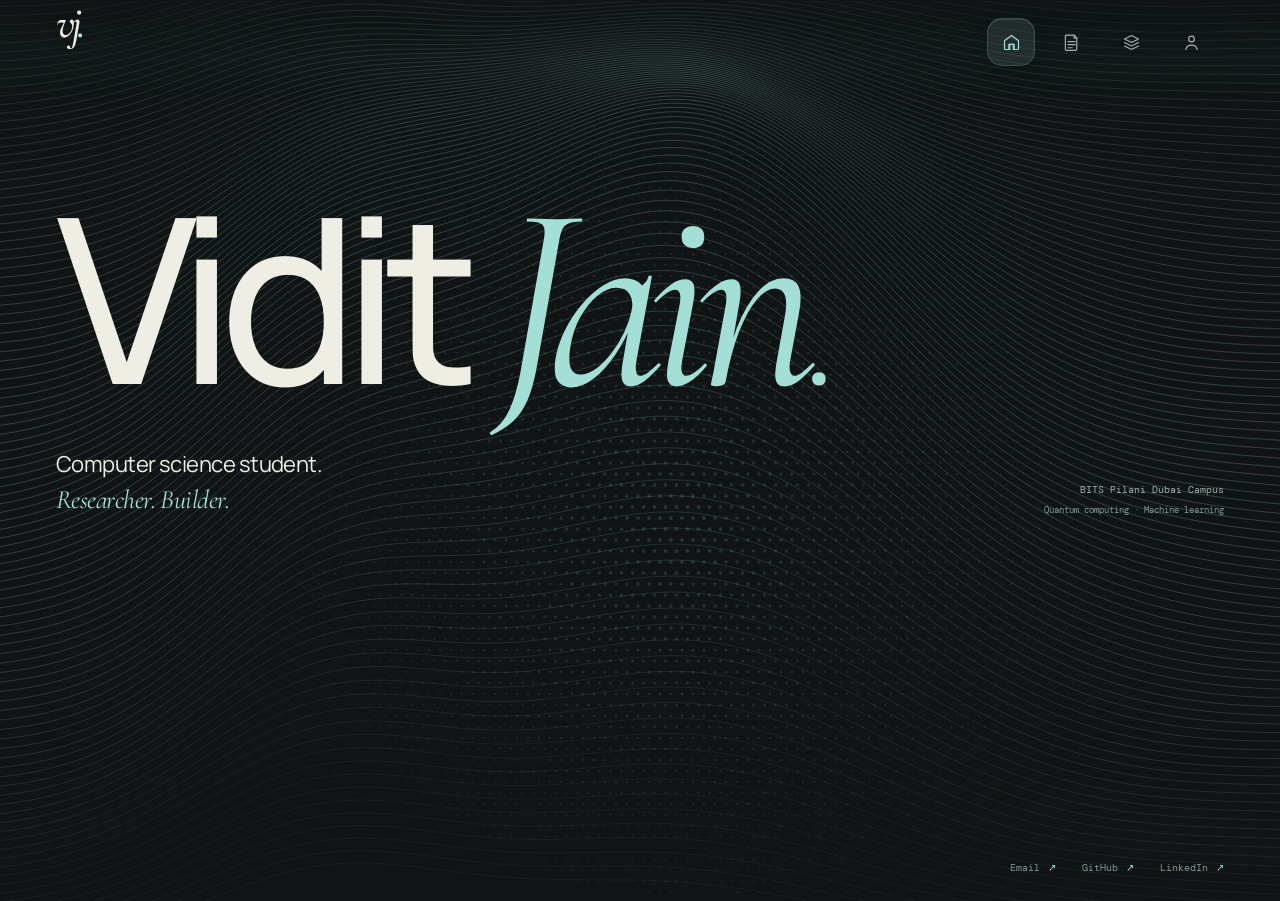
<file: index.html>
<!doctype html>
<html lang="en" class="motion-running">
<head>
<meta charset="utf-8"><meta name="viewport" content="width=device-width, initial-scale=1">
<meta name="theme-color" content="#101414"><meta name="description" content="Vidit Jain, Computer Science undergraduate and student researcher at BITS Pilani Dubai Campus.">
<title>Vidit Jain</title><link rel="canonical" href="https://viditjain.me/">
<link rel="preconnect" href="https://fonts.googleapis.com"><link rel="preconnect" href="https://fonts.gstatic.com" crossorigin>
<link href="https://fonts.googleapis.com/css2?family=Cormorant+Garamond:ital,wght@0,400;0,500;1,400;1,500&family=DM+Mono:wght@400;500&family=Manrope:wght@400;500;600;700;800&display=swap" rel="stylesheet">
<link rel="icon" type="image/svg+xml" href="/vj-mark.svg?v=studio-22"><link rel="stylesheet" href="/styles.css?v=studio-23"><script src="/script.js?v=studio-23" defer></script>
</head>
<body class="page-home">
<a class="skip-link" href="#main">Skip to content</a>
<a class="wordmark" href="/" aria-label="Vidit Jain home">vj<span class="wordmark-dot">.</span></a>
<header class="site-header"><div class="shell header-inner">
<nav class="dock" aria-label="Main navigation"><div class="dock-glass">
<a class="dock-item" href="/" aria-label="Home" aria-current="page"><span class="dock-icon" aria-hidden="true"><svg viewBox="0 0 24 24"><path d="m4 10 8-6 8 6v9a1 1 0 0 1-1 1h-5v-6h-4v6H5a1 1 0 0 1-1-1v-9Z"/><path d="M9 20v-6h6v6"/></svg></span><span class="dock-label">Home</span></a>
<a class="dock-item" href="/research/" aria-label="Research"><span class="dock-icon" aria-hidden="true"><svg viewBox="0 0 24 24"><path d="M6 3.5h9l3 3V20a1 1 0 0 1-1 1H6a1 1 0 0 1-1-1V4.5a1 1 0 0 1 1-1Z"/><path d="M15 3.5V7h3M8 11h8M8 14.5h8M8 18h5"/></svg></span><span class="dock-label">Research</span></a>
<a class="dock-item" href="/projects/" aria-label="Projects"><span class="dock-icon" aria-hidden="true"><svg viewBox="0 0 24 24"><path d="m12 4 8 4-8 4-8-4 8-4Z"/><path d="m4 12 8 4 8-4M4 16l8 4 8-4"/></svg></span><span class="dock-label">Projects</span></a>
<a class="dock-item" href="/about/" aria-label="About"><span class="dock-icon" aria-hidden="true"><svg viewBox="0 0 24 24"><circle cx="12" cy="8" r="3.25"/><path d="M5.5 20c.7-3.2 3-5 6.5-5s5.8 1.8 6.5 5"/></svg></span><span class="dock-label">About</span></a>
</div></nav>
</div></header>
<main id="main"><section class="shell home-composition">
<canvas class="home-waves" data-art="waves" aria-hidden="true"></canvas>
<canvas class="ambient-dots" data-art="dots" aria-hidden="true"></canvas>
<h1 class="name-title"><span>Vidit</span> <em>Jain</em><span class="name-period" aria-hidden="true">.</span></h1>
<div class="home-caption"><p>Computer science student.<br><em>Researcher. Builder.</em></p><p class="home-affiliation">BITS Pilani Dubai Campus<br><span>Quantum computing · Machine learning</span></p>
</div>
<nav class="home-links" aria-label="Contact and profile links"><a href="mailto:f20240363@dubai.bits-pilani.ac.in">Email<span aria-hidden="true">↗</span></a><a href="https://github.com/VIDITJAIN7" target="_blank" rel="noreferrer">GitHub<span aria-hidden="true">↗</span></a><a href="https://www.linkedin.com/in/viditjain7" target="_blank" rel="noreferrer">LinkedIn<span aria-hidden="true">↗</span></a></nav>
</section></main>
</body>
</html>
</file>
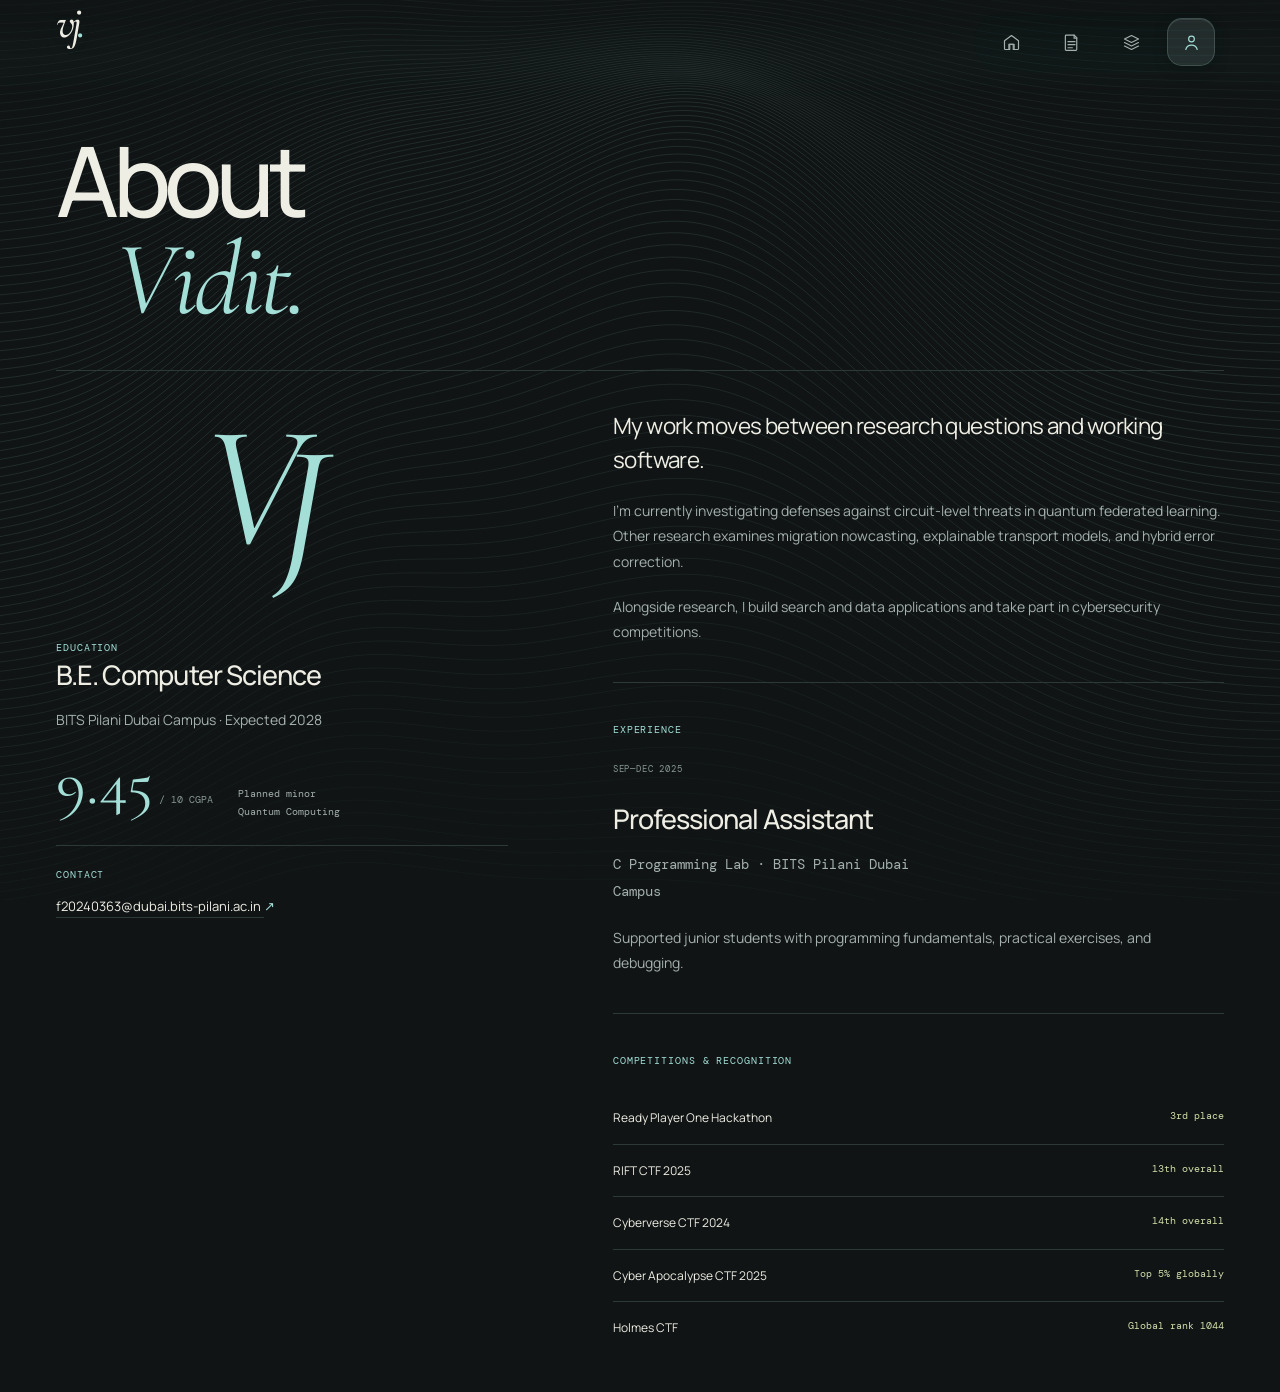
<file: about/index.html>
<!doctype html>
<html lang="en" class="motion-running">
<head>
<meta charset="utf-8"><meta name="viewport" content="width=device-width, initial-scale=1">
<meta name="theme-color" content="#101414"><meta name="description" content="Education, experience, research interests, and contact details for Vidit Jain.">
<title>Vidit Jain</title><link rel="canonical" href="https://viditjain.me/about/">
<link rel="preconnect" href="https://fonts.googleapis.com"><link rel="preconnect" href="https://fonts.gstatic.com" crossorigin>
<link href="https://fonts.googleapis.com/css2?family=Cormorant+Garamond:ital,wght@0,400;0,500;1,400;1,500&family=DM+Mono:wght@400;500&family=Manrope:wght@400;500;600;700;800&display=swap" rel="stylesheet">
<link rel="icon" type="image/svg+xml" href="/vj-mark.svg?v=studio-8"><link rel="stylesheet" href="/styles.css?v=studio-23"><script src="/script.js?v=studio-23" defer></script>
</head>
<body class="page-about">
<a class="skip-link" href="#main">Skip to content</a>
<a class="wordmark" href="/" aria-label="Vidit Jain home">vj<span class="wordmark-dot">.</span></a>
<header class="site-header"><div class="shell header-inner">
<nav class="dock" aria-label="Main navigation"><div class="dock-glass">
<a class="dock-item" href="/" aria-label="Home"><span class="dock-icon" aria-hidden="true"><svg viewBox="0 0 24 24"><path d="m4 10 8-6 8 6v9a1 1 0 0 1-1 1h-5v-6h-4v6H5a1 1 0 0 1-1-1v-9Z"/><path d="M9 20v-6h6v6"/></svg></span><span class="dock-label">Home</span></a>
<a class="dock-item" href="/research/" aria-label="Research"><span class="dock-icon" aria-hidden="true"><svg viewBox="0 0 24 24"><path d="M6 3.5h9l3 3V20a1 1 0 0 1-1 1H6a1 1 0 0 1-1-1V4.5a1 1 0 0 1 1-1Z"/><path d="M15 3.5V7h3M8 11h8M8 14.5h8M8 18h5"/></svg></span><span class="dock-label">Research</span></a>
<a class="dock-item" href="/projects/" aria-label="Projects"><span class="dock-icon" aria-hidden="true"><svg viewBox="0 0 24 24"><path d="m12 4 8 4-8 4-8-4 8-4Z"/><path d="m4 12 8 4 8-4M4 16l8 4 8-4"/></svg></span><span class="dock-label">Projects</span></a>
<a class="dock-item" href="/about/" aria-label="About" aria-current="page"><span class="dock-icon" aria-hidden="true"><svg viewBox="0 0 24 24"><circle cx="12" cy="8" r="3.25"/><path d="M5.5 20c.7-3.2 3-5 6.5-5s5.8 1.8 6.5 5"/></svg></span><span class="dock-label">About</span></a>
</div></nav>
</div></header>
<main id="main"><header class="shell page-intro"><canvas class="intro-art" data-art="dots" aria-hidden="true"></canvas><p class="kicker">ABOUT</p><h1>About<em>Vidit.</em></h1></header><div class="shell about-layout">
<aside class="about-margin"><div class="profile-signature"><span class="serif-monogram" aria-hidden="true">V<span>J</span></span></div><section class="about-section education-section reveal"><div><p class="kicker">EDUCATION</p><h2>B.E. Computer Science</h2><p>BITS Pilani Dubai Campus · Expected 2028</p></div><p class="education-line"><strong>9.45<span> / 10 CGPA</span></strong><span>Planned minor<br>Quantum Computing</span></p></section><section class="about-section contact-section"><p class="kicker">CONTACT</p><a class="text-link email-address" href="mailto:f20240363@dubai.bits-pilani.ac.in">f20240363@dubai.bits-pilani.ac.in <span aria-hidden="true">↗</span></a></section></aside>
<div class="about-content">
<section class="about-section about-intro reveal"><p class="entry-lead">My work moves between research questions and working software.</p><p>I’m currently investigating defenses against circuit-level threats in quantum federated learning. Other research examines migration nowcasting, explainable transport models, and hybrid error correction.</p><p>Alongside research, I build search and data applications and take part in cybersecurity competitions.</p></section>
<section class="about-section reveal"><p class="kicker">EXPERIENCE</p><div class="experience"><span class="entry-meta">SEP—DEC 2025</span><div><h2>Professional Assistant</h2><p class="byline">C Programming Lab · BITS Pilani Dubai Campus</p><p>Supported junior students with programming fundamentals, practical exercises, and debugging.</p></div></div></section>
<section class="about-section reveal"><p class="kicker">COMPETITIONS &amp; RECOGNITION</p><dl class="recognition-list"><div><dt>Ready Player One Hackathon</dt><dd>3rd place</dd></div><div><dt>RIFT CTF 2025</dt><dd>13th overall</dd></div><div><dt>Cyberverse CTF 2024</dt><dd>14th overall</dd></div><div><dt>Cyber Apocalypse CTF 2025</dt><dd>Top 5% globally</dd></div><div><dt>Holmes CTF</dt><dd>Global rank 1044</dd></div></dl></section>
</div></div></main>
</body>
</html>
</file>
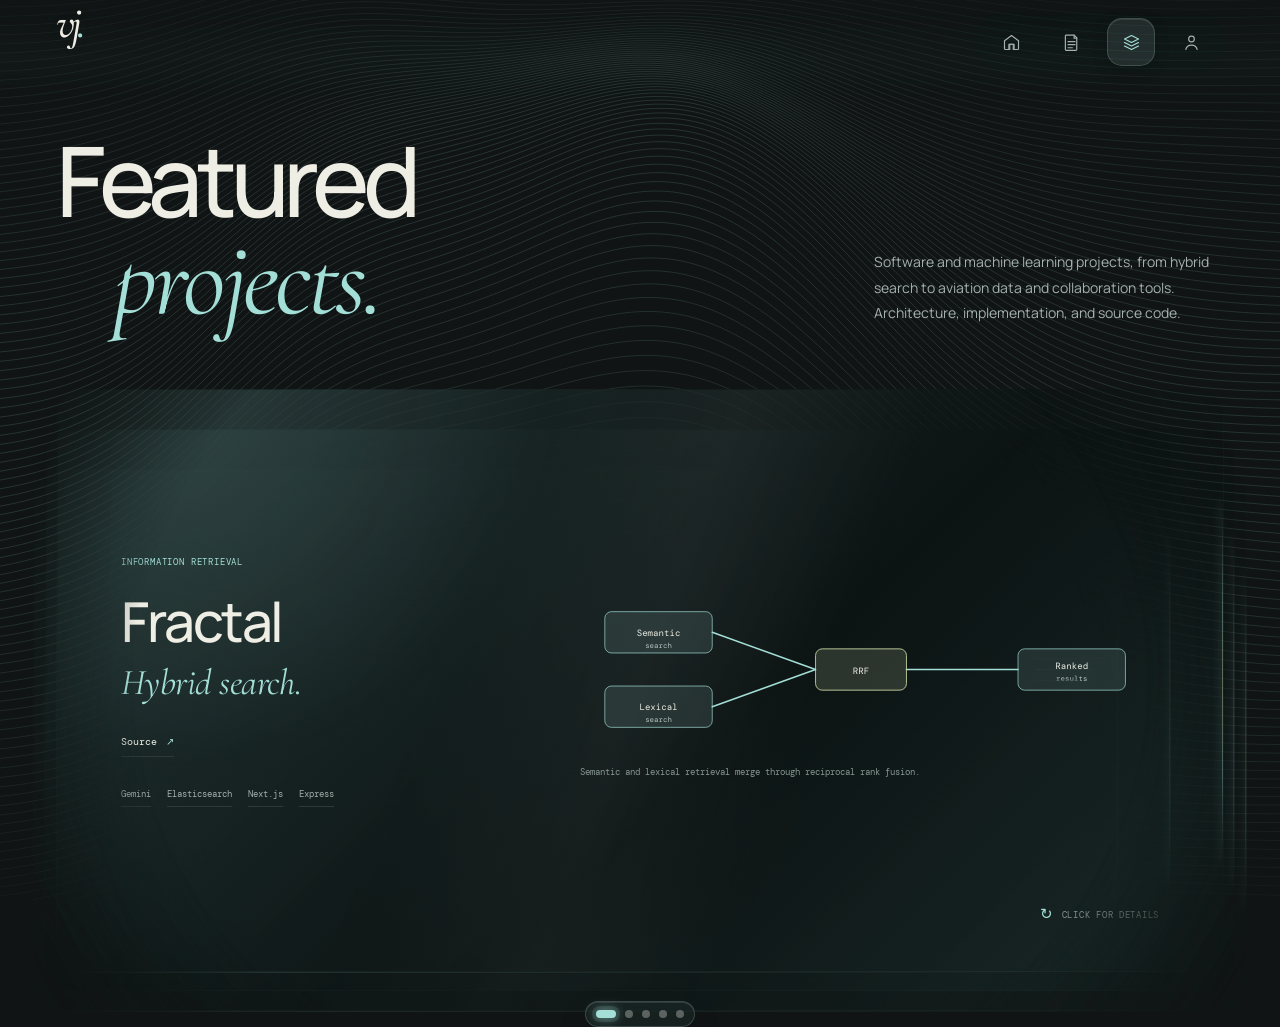
<file: projects/index.html>
<!doctype html>
<html lang="en" class="motion-running">
<head>
<meta charset="utf-8"><meta name="viewport" content="width=device-width, initial-scale=1">
<meta name="theme-color" content="#101414"><meta name="description" content="Projects in hybrid search, aviation data, study software, machine learning security, and collaboration tools.">
<title>Vidit Jain</title><link rel="canonical" href="https://viditjain.me/projects/">
<link rel="preconnect" href="https://fonts.googleapis.com"><link rel="preconnect" href="https://fonts.gstatic.com" crossorigin>
<link href="https://fonts.googleapis.com/css2?family=Cormorant+Garamond:ital,wght@0,400;0,500;1,400;1,500&family=DM+Mono:wght@400;500&family=Manrope:wght@400;500;600;700;800&display=swap" rel="stylesheet">
<link rel="icon" type="image/svg+xml" href="/vj-mark.svg?v=studio-12"><link rel="stylesheet" href="/styles.css?v=studio-23"><script src="/script.js?v=studio-23" defer></script>
</head>
<body class="page-projects">
<a class="skip-link" href="#main">Skip to content</a>
<a class="wordmark" href="/" aria-label="Vidit Jain home">vj<span class="wordmark-dot">.</span></a>
<header class="site-header"><div class="shell header-inner">
<nav class="dock" aria-label="Main navigation"><div class="dock-glass">
<a class="dock-item" href="/" aria-label="Home"><span class="dock-icon" aria-hidden="true"><svg viewBox="0 0 24 24"><path d="m4 10 8-6 8 6v9a1 1 0 0 1-1 1h-5v-6h-4v6H5a1 1 0 0 1-1-1v-9Z"/><path d="M9 20v-6h6v6"/></svg></span><span class="dock-label">Home</span></a>
<a class="dock-item" href="/research/" aria-label="Research"><span class="dock-icon" aria-hidden="true"><svg viewBox="0 0 24 24"><path d="M6 3.5h9l3 3V20a1 1 0 0 1-1 1H6a1 1 0 0 1-1-1V4.5a1 1 0 0 1 1-1Z"/><path d="M15 3.5V7h3M8 11h8M8 14.5h8M8 18h5"/></svg></span><span class="dock-label">Research</span></a>
<a class="dock-item" href="/projects/" aria-label="Projects" aria-current="page"><span class="dock-icon" aria-hidden="true"><svg viewBox="0 0 24 24"><path d="m12 4 8 4-8 4-8-4 8-4Z"/><path d="m4 12 8 4 8-4M4 16l8 4 8-4"/></svg></span><span class="dock-label">Projects</span></a>
<a class="dock-item" href="/about/" aria-label="About"><span class="dock-icon" aria-hidden="true"><svg viewBox="0 0 24 24"><circle cx="12" cy="8" r="3.25"/><path d="M5.5 20c.7-3.2 3-5 6.5-5s5.8 1.8 6.5 5"/></svg></span><span class="dock-label">About</span></a>
</div></nav>
</div></header>
<main id="main"><header class="shell page-intro"><canvas class="intro-art" data-art="waves" aria-hidden="true"></canvas><p class="kicker">SOFTWARE &amp; SYSTEMS</p><h1>Featured<em>projects.</em></h1><p class="page-description">Software and machine learning projects, from hybrid search to aviation data and collaboration tools. Architecture, implementation, and source code.</p></header><div class="shell reading-layout"><aside class="contents"><nav aria-label="Project contents"><p class="kicker">PROJECT INDEX</p><a href="#fractal"><span>Fractal</span></a><a href="#aerotrack"><span>AeroTrack AI</span></a><a href="#questly"><span>Questly</span></a><a href="#poisoning"><span>Poisoning detection</span></a><a href="#huddle"><span>Huddle</span></a><div class="reading-track" aria-hidden="true"><span></span></div></nav></aside><div class="entries">
<article class="entry project-entry" id="fractal"><div class="case-heading"><div class="case-heading-inner"><p class="entry-meta">INFORMATION RETRIEVAL</p><div class="project-title"><h2>Fractal<em>Hybrid search.</em></h2><a href="https://github.com/VIDITJAIN7/Fractal" target="_blank" rel="noreferrer">Source<span aria-hidden="true">↗</span></a></div>
<p class="terms"><span>Gemini</span><span>Elasticsearch</span><span>Next.js</span><span>Express</span></p></div></div><div class="case-content"><p class="entry-lead">Semantic understanding meets exact keyword matching.</p><p>Fractal combines Gemini semantic search with Elasticsearch full-text retrieval. Reciprocal Rank Fusion merges their results, bringing both meaning and precise terms into the final ranking.</p><figure class="fusion-figure slide-visual reveal"><svg viewBox="0 0 700 190" role="img" aria-labelledby="fusion-title"><title id="fusion-title">Semantic and lexical search results merge through reciprocal rank fusion</title><g class="flow-line"><path class="draw-line" pathLength="1" d="M160 50L285 95M160 140L285 95M395 95H530"/></g><rect class="flow-node" x="30" y="25" width="130" height="50" rx="8"/><rect class="flow-node" x="30" y="115" width="130" height="50" rx="8"/><rect class="flow-node-accent" x="285" y="70" width="110" height="50" rx="8"/><rect class="flow-node" x="530" y="70" width="130" height="50" rx="8"/><text class="flow-label" x="95" y="54">Semantic</text><text class="flow-sub" x="95" y="69">search</text><text class="flow-label" x="95" y="144">Lexical</text><text class="flow-sub" x="95" y="159">search</text><text class="flow-label" x="340" y="100">RRF</text><text class="flow-label" x="595" y="94">Ranked</text><text class="flow-sub" x="595" y="109">results</text><g class="chart-grid" opacity=".7"><path d="M550 82H635M550 95H620M550 108H605"/></g></svg><figcaption>Semantic and lexical retrieval merge through reciprocal rank fusion.</figcaption></figure>

<section class="case-note reveal"><h3>Implementation</h3><div><p>A Next.js frontend sits over an Express search service. The retrieval layer queries the semantic and lexical paths, then combines ranked results using RRF.</p></div></section>
</div></article>
<article class="entry project-entry" id="aerotrack"><div class="case-heading"><div class="case-heading-inner"><p class="entry-meta">AVIATION DATA SYSTEMS</p><div class="project-title"><h2>AeroTrack AI<em>Flight data, connected.</em></h2><a href="https://github.com/VIDITJAIN7/AeroTrackAI" target="_blank" rel="noreferrer">Source<span aria-hidden="true">↗</span></a></div>
<p class="terms"><span>Fivetran SDK</span><span>BigQuery</span><span>Vertex AI</span><span>Gemini</span><span>Next.js</span></p></div></div><div class="case-content"><p class="entry-lead">An aviation pipeline from live flight observations to forecasts and natural-language queries.</p><p>A custom Fivetran connector ingests OpenSky flight data into BigQuery. Vertex AI AutoML supports predictive modelling, while a Gemini agent provides a conversational interface to the data.</p>
<figure class="pipeline-figure slide-visual reveal"><svg viewBox="0 0 680 220" role="img" aria-labelledby="pipeline-title"><title id="pipeline-title">AeroTrack AI pipeline from OpenSky flight observations through BigQuery to Vertex AI and Gemini</title><path class="flow-line draw-line" pathLength="1" d="M120 110H190M300 110H370M480 110H550"/><rect class="flow-node" x="20" y="78" width="100" height="64" rx="8"/><rect class="flow-node" x="190" y="78" width="110" height="64" rx="8"/><rect class="flow-node-accent" x="370" y="78" width="110" height="64" rx="8"/><rect class="flow-node" x="550" y="78" width="110" height="64" rx="8"/><text class="flow-label" x="70" y="106">OpenSky</text><text class="flow-sub" x="70" y="124">observations</text><text class="flow-label" x="245" y="106">Fivetran</text><text class="flow-sub" x="245" y="124">connector</text><text class="flow-label" x="425" y="106">BigQuery</text><text class="flow-sub" x="425" y="124">warehouse</text><text class="flow-label" x="605" y="106">Vertex AI</text><text class="flow-sub" x="605" y="124">+ Gemini</text></svg><figcaption>Ingestion → warehouse → prediction and natural-language querying.</figcaption></figure><figure class="process-figure reveal"><ol class="process"><li style="--step:0"><span>01</span><b>OpenSky → Fivetran</b></li><li style="--step:1"><span>02</span><b>BigQuery warehouse</b></li><li style="--step:2"><span>03</span><b>Vertex AI / Gemini</b></li></ol><figcaption>Data ingestion → storage → prediction and querying.</figcaption></figure>

<section class="case-note reveal"><h3>Implementation</h3><div><p>The project connects data engineering, modelling, and a Next.js interface. BigQuery holds the flight records and scheduling logic, with separate model and agent layers consuming the warehouse.</p></div></section>
</div></article>
<article class="entry project-entry" id="questly" data-slide-order="99"><div class="case-heading"><div class="case-heading-inner"><p class="entry-meta">LEARNING SOFTWARE</p><div class="project-title"><h2>Questly<em>Study in small steps.</em></h2><a href="https://github.com/VIDITJAIN7/questly" target="_blank" rel="noreferrer">Source<span aria-hidden="true">↗</span></a></div>
<p class="terms"><span>Next.js</span><span>Tailwind CSS</span><span>AI-assisted learning</span><span>Real-time state</span></p></div></div><div class="case-content"><p class="entry-lead">An AI-assisted study companion with a gamified learning experience.</p><p>Built with Next.js and Tailwind CSS, Questly combines interactive study activities with real-time state so learners can follow their progress through the experience.</p>
<figure class="learning-figure slide-visual reveal"><svg viewBox="0 0 680 220" role="img" aria-labelledby="learning-title"><title id="learning-title">Questly learning progression connecting learn, practice, and progress</title><path class="flow-line draw-line" pathLength="1" d="M222 110H298M382 110H458"/><circle class="flow-node-accent" cx="180" cy="110" r="42"/><circle class="flow-node" cx="340" cy="110" r="42"/><circle class="flow-node" cx="500" cy="110" r="42"/><text class="flow-label" x="180" y="107">Learn</text><text class="flow-sub" x="180" y="124">01</text><text class="flow-label" x="340" y="107">Practice</text><text class="flow-sub" x="340" y="124">02</text><text class="flow-label" x="500" y="107">Progress</text><text class="flow-sub" x="500" y="124">03</text><text class="chart-note" x="340" y="190" text-anchor="middle">VISIBLE PROGRESS PATH</text></svg><figcaption>Interface sequence for moving from study activity to visible progress.</figcaption></figure><div class="learning-sequence" aria-label="Learning sequence"><span><i>01</i>Learn</span><span><i>02</i>Practice</span><span><i>03</i>Progress</span></div>

<section class="case-note reveal"><h3>Interface focus</h3><div><p>The project explores how interactive activities and visible progress can organize a study experience. Gamification is part of the interface design; it is not a claim of independently measured learning outcomes.</p></div></section>
</div></article>
<article class="entry project-entry" id="poisoning"><div class="case-heading"><div class="case-heading-inner"><p class="entry-meta">ADVERSARIAL MACHINE LEARNING</p><div class="project-title"><h2>Data poisoning<br><em>detection pipeline.</em></h2><a href="https://github.com/VIDITJAIN7/Data-Poisoning-Detection-Pipeline-for-SCD-2026" target="_blank" rel="noreferrer">Source<span aria-hidden="true">↗</span></a></div><p class="terms"><span>CIFAR-10</span><span>Spectral Signatures</span><span>Activation Clustering</span><span>AMP / TF32</span></p></div></div><div class="case-content"><p class="entry-lead">Identifying suspicious training data through model activations.</p><p>I evaluated Spectral Signatures and Activation Clustering on CIFAR-10 with ResNet18. AMP and TF32 support faster experiments; the evaluated configuration recorded a 1.22% attack success rate.</p>
<figure class="cluster-figure reveal"><svg viewBox="0 0 640 220" role="img" aria-labelledby="cluster-title"><title id="cluster-title">Illustration of an activation cluster separated from the main training-data distribution, not experimental output</title><g class="cluster-dots"><circle cx="240.0" cy="105.0" r="2.6"/><circle cx="229.1" cy="110.6" r="2.6"/><circle cx="241.8" cy="93.4" r="2.6"/><circle cx="255.6" cy="116.3" r="2.6"/><circle cx="210.8" cy="102.1" r="2.6"/><circle cx="268.0" cy="95.1" r="2.6"/><circle cx="230.6" cy="124.5" r="2.6"/><circle cx="221.9" cy="85.6" r="2.6"/><circle cx="279.5" cy="113.0" r="2.6"/><circle cx="198.8" cy="114.4" r="2.6"/><circle cx="259.9" cy="81.4" r="2.6"/><circle cx="254.7" cy="131.1" r="2.6"/><circle cx="195.5" cy="90.7" r="2.6"/><circle cx="292.3" cy="98.6" r="2.6"/><circle cx="208.0" cy="130.3" r="2.6"/><circle cx="232.6" cy="73.3" r="2.6"/><circle cx="285.4" cy="126.3" r="2.6"/><circle cx="178.8" cy="106.4" r="2.6"/><circle cx="284.7" cy="80.3" r="2.6"/><circle cx="237.0" cy="140.9" r="2.6"/><circle cx="197.4" cy="76.7" r="2.6"/><circle cx="307.4" cy="110.0" r="2.6"/><circle cx="182.8" cy="127.1" r="2.6"/><circle cx="255.6" cy="66.4" r="2.6"/><circle cx="276.2" cy="140.1" r="2.6"/><circle cx="169.3" cy="92.5" r="2.6"/><circle cx="308.7" cy="87.4" r="2.6"/><circle cx="210.2" cy="144.5" r="2.6"/><circle cx="213.4" cy="63.9" r="2.6"/><circle cx="310.8" cy="125.7" r="2.6"/><circle cx="161.4" cy="116.5" r="2.6"/><circle cx="284.7" cy="66.4" r="2.6"/><circle cx="254.2" cy="151.0" r="2.6"/><circle cx="172.6" cy="76.0" r="2.6"/><circle cx="326.3" cy="101.0" r="2.6"/><circle cx="180.4" cy="140.8" r="2.6"/><circle cx="240.4" cy="55.5" r="2.6"/><circle cx="300.7" cy="142.2" r="2.6"/><circle cx="148.9" cy="100.3" r="2.6"/><circle cx="313.9" cy="73.8" r="2.6"/><circle cx="223.2" cy="156.3" r="2.6"/><circle cx="189.3" cy="60.3" r="2.6"/><circle cx="332.8" cy="119.1" r="2.6"/><circle cx="153.4" cy="129.7" r="2.6"/><circle cx="274.2" cy="53.7" r="2.6"/><circle cx="277.6" cy="156.3" r="2.6"/><circle cx="149.0" cy="81.0" r="2.6"/><circle cx="337.3" cy="88.3" r="2.6"/><circle cx="188.0" cy="154.3" r="2.6"/><circle cx="218.2" cy="48.5" r="2.6"/><circle cx="325.6" cy="138.8" r="2.6"/><circle cx="134.8" cy="112.3" r="2.6"/><circle cx="309.4" cy="59.7" r="2.6"/><circle cx="244.0" cy="165.0" r="2.6"/><circle cx="163.4" cy="61.8" r="2.6"/><circle cx="350.0" cy="108.1" r="2.6"/><circle cx="154.3" cy="144.3" r="2.6"/><circle cx="255.5" cy="43.3" r="2.6"/><circle cx="304.2" cy="156.7" r="2.6"/><circle cx="128.8" cy="90.8" r="2.6"/><circle cx="340.1" cy="73.5" r="2.6"/><circle cx="204.2" cy="166.3" r="2.6"/><circle cx="191.5" cy="45.9" r="2.6"/><circle cx="348.5" cy="130.6" r="2.6"/><circle cx="128.0" cy="127.0" r="2.6"/><circle cx="296.2" cy="46.3" r="2.6"/><circle cx="270.2" cy="169.9" r="2.6"/><circle cx="138.1" cy="68.2" r="2.6"/><circle cx="360.8" cy="93.8" r="2.6"/><circle cx="164.0" cy="159.0" r="2.6"/><circle cx="230.3" cy="36.2" r="2.6"/><circle cx="331.5" cy="152.4" r="2.6"/><circle class="anomaly" cx="492.0" cy="61.0" r="3"/><circle class="anomaly" cx="487.6" cy="65.1" r="3"/><circle class="anomaly" cx="492.7" cy="52.5" r="3"/><circle class="anomaly" cx="498.3" cy="69.3" r="3"/><circle class="anomaly" cx="480.2" cy="58.9" r="3"/><circle class="anomaly" cx="503.3" cy="53.8" r="3"/><circle class="anomaly" cx="488.2" cy="75.2" r="3"/><circle class="anomaly" cx="484.7" cy="46.9" r="3"/><circle class="anomaly" cx="508.0" cy="66.8" r="3"/><circle class="anomaly" cx="475.3" cy="67.9" r="3"/></g><path d="M455 90L425 147H575" class="diagram-lines"/><text x="430" y="167" class="diagram-label">Suspicious cluster</text><text x="151" y="207" class="diagram-label">Training activations</text></svg><figcaption>Conceptual activation space · illustration, not an experimental plot</figcaption></figure><dl class="metrics reveal"><div><dt>Reported attack success rate</dt><dd>1.22%</dd></div><div><dt>Model architecture</dt><dd>ResNet18</dd></div></dl>

<section class="case-note reveal"><h3>Evaluation context</h3><div><p>The attack success rate belongs to the evaluated configuration and dataset. It should not be interpreted as a universal detection guarantee across attacks or models.</p></div></section>
</div></article>

<article class="entry project-entry" id="huddle">
<div class="case-heading"><div class="case-heading-inner">
<p class="entry-meta">COLLABORATION · ATLASSIAN FORGE</p>
<div class="project-title"><h2>Huddle<em>Meet inside Confluence.</em></h2><a href="https://github.com/VIDITJAIN7/Huddle" target="_blank" rel="noreferrer">Source<span aria-hidden="true">↗</span></a></div>
<p class="terms"><span>React</span><span>TypeScript</span><span>Atlassian Forge</span><span>Jitsi Meet</span><span>Web Speech API</span></p>
</div></div>
<div class="case-content">
<p class="entry-lead">Video conversations and live transcripts, in the page where the work happens.</p>
<p>Huddle is a Confluence macro for starting and joining video meetings without leaving a document. The documented design combines an embedded Jitsi meeting with a React interface for transcription, chat, and meeting controls.</p>
<figure class="huddle-figure reveal"><svg viewBox="0 0 640 210" role="img" aria-labelledby="huddle-title"><title id="huddle-title">Huddle connects a Confluence page to Jitsi video, browser transcription, and Forge meeting state</title><g class="diagram-lines"><path d="M115 105H260Q280 105 300 45H425M260 105H425M260 105Q280 105 300 165H425"/></g><g class="signal-dot"><circle cx="115" cy="105" r="6"/><circle cx="435" cy="45" r="4"/><circle cx="435" cy="105" r="4"/><circle cx="435" cy="165" r="4"/></g><g class="diagram-label"><text x="35" y="137">Confluence page</text><text x="455" y="49">Jitsi video</text><text x="455" y="109">Live transcript</text><text x="455" y="169">Meeting state</text></g></svg><figcaption>One page, three connected services · architecture illustration</figcaption></figure>
<section class="case-note reveal"><h3>Architecture</h3><div><p>Forge resolvers create and end rooms, while Forge Storage tracks the active meeting by Confluence page ID. The Custom UI communicates through Forge Bridge; video is embedded in a separate iframe.</p></div></section>
<section class="case-note reveal"><h3>Design constraints</h3><div><p>Transcription uses the Web Speech API independently of Jitsi, so it has its own microphone toggle. Browser support varies, and Forge’s content security policy limits direct control of the video iframe.</p><p>The public repository currently provides the architecture, setup documentation, and Forge configuration.</p></div></section>
</div></article>
</div></div></main>
</body>
</html>
</file>
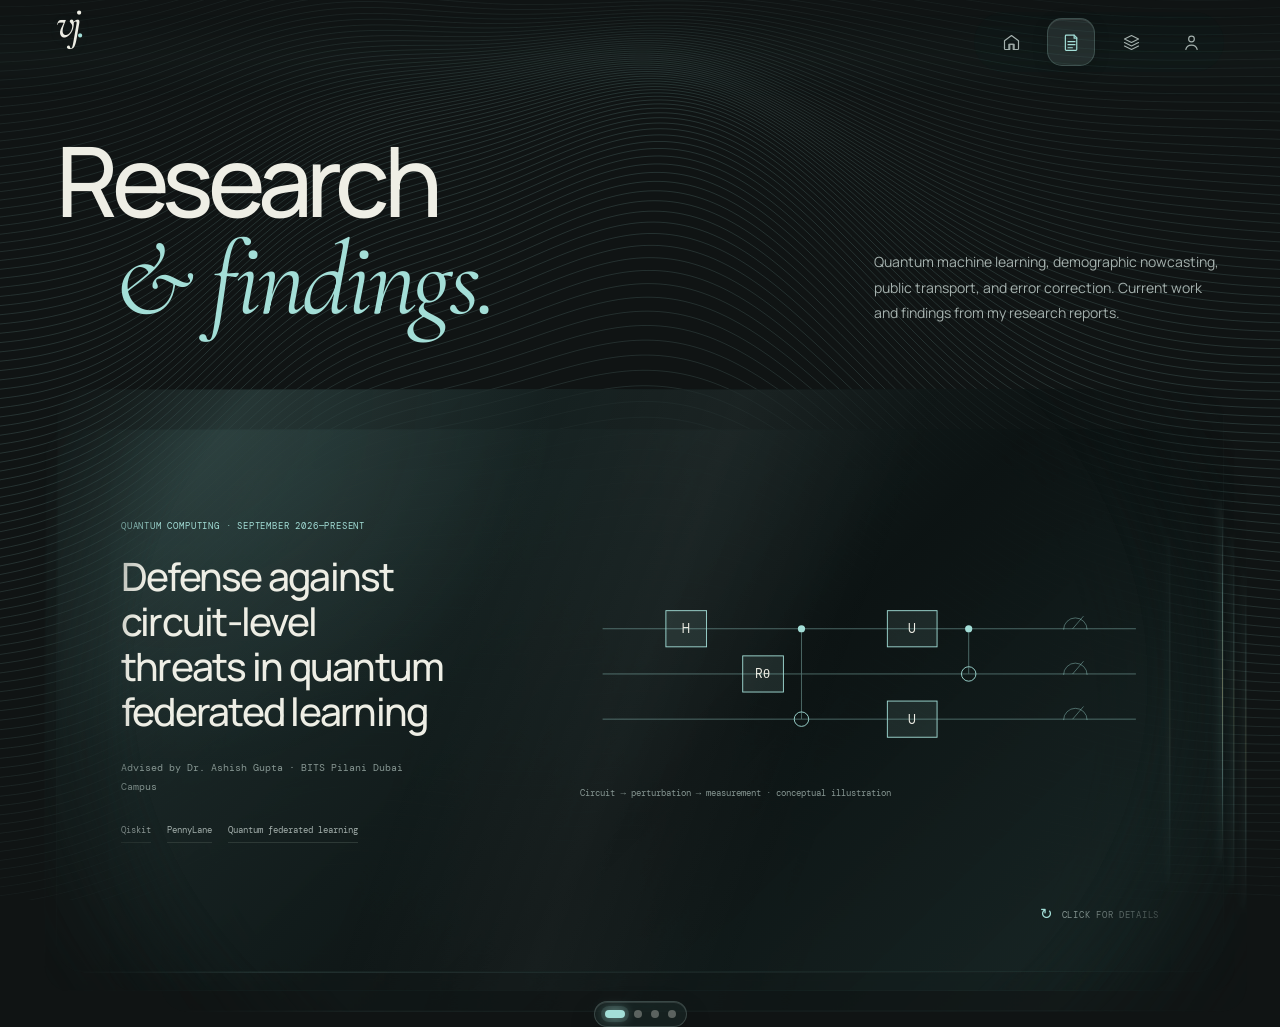
<file: research/index.html>
<!doctype html>
<html lang="en" class="motion-running">
<head>
<meta charset="utf-8"><meta name="viewport" content="width=device-width, initial-scale=1">
<meta name="theme-color" content="#101414"><meta name="description" content="Quantum federated learning, migration nowcasting, public transport analytics, and hybrid error correction.">
<title>Vidit Jain</title><link rel="canonical" href="https://viditjain.me/research/">
<link rel="preconnect" href="https://fonts.googleapis.com"><link rel="preconnect" href="https://fonts.gstatic.com" crossorigin>
<link href="https://fonts.googleapis.com/css2?family=Cormorant+Garamond:ital,wght@0,400;0,500;1,400;1,500&family=DM+Mono:wght@400;500&family=Manrope:wght@400;500;600;700;800&display=swap" rel="stylesheet">
<link rel="icon" type="image/svg+xml" href="/vj-mark.svg?v=studio-8"><link rel="stylesheet" href="/styles.css?v=studio-23"><script src="/script.js?v=studio-23" defer></script>
</head>
<body class="page-research">
<a class="skip-link" href="#main">Skip to content</a>
<a class="wordmark" href="/" aria-label="Vidit Jain home">vj<span class="wordmark-dot">.</span></a>
<header class="site-header"><div class="shell header-inner">
<nav class="dock" aria-label="Main navigation"><div class="dock-glass">
<a class="dock-item" href="/" aria-label="Home"><span class="dock-icon" aria-hidden="true"><svg viewBox="0 0 24 24"><path d="m4 10 8-6 8 6v9a1 1 0 0 1-1 1h-5v-6h-4v6H5a1 1 0 0 1-1-1v-9Z"/><path d="M9 20v-6h6v6"/></svg></span><span class="dock-label">Home</span></a>
<a class="dock-item" href="/research/" aria-label="Research" aria-current="page"><span class="dock-icon" aria-hidden="true"><svg viewBox="0 0 24 24"><path d="M6 3.5h9l3 3V20a1 1 0 0 1-1 1H6a1 1 0 0 1-1-1V4.5a1 1 0 0 1 1-1Z"/><path d="M15 3.5V7h3M8 11h8M8 14.5h8M8 18h5"/></svg></span><span class="dock-label">Research</span></a>
<a class="dock-item" href="/projects/" aria-label="Projects"><span class="dock-icon" aria-hidden="true"><svg viewBox="0 0 24 24"><path d="m12 4 8 4-8 4-8-4 8-4Z"/><path d="m4 12 8 4 8-4M4 16l8 4 8-4"/></svg></span><span class="dock-label">Projects</span></a>
<a class="dock-item" href="/about/" aria-label="About"><span class="dock-icon" aria-hidden="true"><svg viewBox="0 0 24 24"><circle cx="12" cy="8" r="3.25"/><path d="M5.5 20c.7-3.2 3-5 6.5-5s5.8 1.8 6.5 5"/></svg></span><span class="dock-label">About</span></a>
</div></nav>
</div></header>
<main id="main"><header class="shell page-intro"><canvas class="intro-art" data-art="waves" aria-hidden="true"></canvas><p class="kicker">RESEARCH</p><h1>Research<em>&amp; findings.</em></h1><p class="page-description">Quantum machine learning, demographic nowcasting, public transport, and error correction. Current work and findings from my research reports.</p></header><div class="shell reading-layout"><aside class="contents"><nav aria-label="Research contents"><p class="kicker">RESEARCH INDEX</p><a href="#quantum"><span>Quantum security</span></a><a href="#migration"><span>Migration nowcasting</span></a><a href="#transport"><span>Public transport</span></a><a href="#ecc"><span>Error correction</span></a><div class="reading-track" aria-hidden="true"><span></span></div></nav></aside><div class="entries">
<article class="entry" id="quantum"><div class="case-heading"><div class="case-heading-inner">
<p class="entry-meta">QUANTUM COMPUTING · SEPTEMBER 2026—PRESENT</p>
<h2>Defense against circuit-level threats in quantum federated learning</h2>
<p class="byline">Advised by Dr. Ashish Gupta · BITS Pilani Dubai Campus</p>
<p class="terms"><span>Qiskit</span><span>PennyLane</span><span>Quantum federated learning</span></p></div></div><div class="case-content"><p class="entry-lead">How can a federated quantum model remain reliable when a participant’s circuit has been manipulated?</p>
<p>I’m studying CULT attacks that inject unitary operators into parameterized quantum circuits, including Pauli rotations and phase-kickback sign flips. The work examines state deviations and shifts in measurement expectations, then investigates robust aggregation to limit global model drift.</p>
<figure class="signal-figure reveal"><svg viewBox="0 0 640 220" role="img" aria-labelledby="circuit-title"><title id="circuit-title">Circuit perturbations propagate to measurements and a shared quantum model; conceptual diagram</title><g class="diagram-lines"><path d="M25 65H615M25 115H615M25 165H615"/><path d="M245 65V165M430 65V115"/></g><g class="gate"><rect x="95" y="45" width="45" height="40"/><rect x="180" y="95" width="45" height="40"/><rect x="340" y="45" width="55" height="40"/><rect x="340" y="145" width="55" height="40"/></g><g class="diagram-text"><text x="117" y="70">H</text><text x="202" y="120">Rθ</text><text x="367" y="70">U</text><text x="367" y="170">U</text></g><g class="signal-dot"><circle cx="245" cy="65" r="4"/><circle cx="245" cy="165" r="8" fill="none" stroke="currentColor"/><circle cx="430" cy="65" r="4"/><circle cx="430" cy="115" r="8" fill="none" stroke="currentColor"/></g><g class="diagram-lines"><path d="M545 65l12-14m-22 15a13 13 0 0 1 26 0M545 115l12-14m-22 15a13 13 0 0 1 26 0M545 165l12-14m-22 15a13 13 0 0 1 26 0"/></g></svg><figcaption>Circuit → perturbation → measurement · conceptual illustration</figcaption></figure><figure class="process-figure reveal"><ol class="process"><li style="--step:0"><span>01</span><b>Circuit perturbation</b></li><li style="--step:1"><span>02</span><b>Measurement shift</b></li><li style="--step:2"><span>03</span><b>Robust aggregation</b></li></ol><figcaption>Research scope: tracing the effect of a local circuit attack on a shared model.</figcaption></figure>

<section class="case-note reveal"><h3>Research approach</h3><div><p>The analysis considers attacker stealth-budget constraints alongside changes in circuit states and model updates. This is ongoing research; evaluation results will be added as the work develops.</p></div></section>
</div></article>
<article class="entry" id="migration"><div class="case-heading"><div class="case-heading-inner">
<p class="entry-meta">BAYESIAN INFERENCE · 2026</p>
<h2>Nowcasting migration<br><em>in the UAE.</em></h2>
<p class="byline">Advised by Dr. Mrutuyanjaya Sahu</p>
<p class="terms"><span>PyMC</span><span>NUTS sampling</span><span>AR(1) temporal smoothing</span></p></div></div><div class="case-content"><p class="entry-lead">Combining delayed administrative records with digital traces to estimate the present.</p>
<p>The report covers 54 migration corridors from 2015–2024. It combines FCSC records, the UAE Labour Force Survey, UN DESA benchmarks, and Meta Marketing API signals in a Bayesian hierarchical model, accounting for source-specific bias.</p>
<dl class="metrics reveal"><div><dt>2024 expatriate estimate</dt><dd>10.86M</dd></div><div><dt>Reported MAPE</dt><dd>&lt;1.2%</dd></div><div><dt>Migration corridors</dt><dd>54</dd></div></dl>
<figure class="interval-figure migration-figure slide-visual reveal"><svg viewBox="0 0 680 220" role="img" aria-labelledby="migration-chart-title"><title id="migration-chart-title">2024 expatriate estimate shown within the report’s 80 percent credible interval</title><g class="chart-grid"><path d="M90 70V160M164 70V160M239 70V160M313 70V160M387 70V160M461 70V160M536 70V160M610 70V160"/></g><path class="chart-axis" d="M90 160H610"/><path class="chart-range" d="M109 112H588"/><circle class="chart-marker" cx="303" cy="112" r="8"/><g class="chart-label"><text x="90" y="184" text-anchor="middle">8M</text><text x="164" y="184" text-anchor="middle">9M</text><text x="239" y="184" text-anchor="middle">10M</text><text x="313" y="184" text-anchor="middle">11M</text><text x="387" y="184" text-anchor="middle">12M</text><text x="461" y="184" text-anchor="middle">13M</text><text x="536" y="184" text-anchor="middle">14M</text><text x="610" y="184" text-anchor="middle">15M</text></g><text class="chart-note" x="90" y="46">80% CREDIBLE INTERVAL</text><text class="chart-value" x="303" y="91" text-anchor="middle">10.86M</text><text class="chart-label" x="109" y="132" text-anchor="middle">8.25M</text><text class="chart-label" x="588" y="132" text-anchor="middle">14.71M</text></svg><figcaption>2024 estimate within the report’s 80% credible interval · not an official population count.</figcaption></figure>

<section class="case-note reveal"><h3>Data, validation & limitations</h3><div><p>The report records a 64% reduction in RMSE against its baseline. Administrative sources can lag by 12–24 months; faster digital signals require correction for platform penetration and source bias.</p><p>The credible interval is central to the result. Digital traces are proxies, and the model’s estimates should be read alongside their uncertainty.</p></div></section>
</div></article>
<article class="entry" id="transport"><div class="case-heading"><div class="case-heading-inner">
<p class="entry-meta">EXPLAINABLE AI · 2026</p>
<h2>Understanding congestion<br><em>across Dubai’s transit network.</em></h2>
<p class="byline">Counterfactual explanations · Advised by Dr. Mrutuyanjaya Sahu</p>
<p class="terms"><span>GCN-GRU</span><span>NSGA-II</span><span>RTA / Open-Meteo / OSM</span></p></div></div><div class="case-content"><p class="entry-lead">Forecasting congestion, then asking which operational changes could reduce it.</p>
<p>A GCN-GRU model uses 8,784 hourly observations from 2024 across 29 metro stations and six bus hubs. NSGA-II searches for changes in parking capacity, bus frequency, service headway, and fare class against a target of 30% lower peak congestion.</p>
<dl class="metrics reveal"><div><dt>R²</dt><dd>0.9580</dd></div><div><dt>RMSE</dt><dd>0.0434</dd></div><div><dt>Network nodes</dt><dd>35</dd></div></dl>

<figure class="transit-figure slide-visual reveal"><div class="figure-eyebrow">FEEDER-BUS FREQUENCY · MODEL RECOMMENDATIONS</div><div class="bar-row"><span>BurJuman</span><i style="--bar:.8"></i><strong>+80%</strong></div><div class="bar-row"><span>Union</span><i style="--bar:.6"></i><strong>+60%</strong></div><div class="bar-row"><span>Al Rigga</span><i style="--bar:.55"></i><strong>+55%</strong></div><figcaption>Counterfactual suggestions, not implemented service changes.</figcaption></figure><section class="case-note reveal"><h3>Findings & model caveats</h3><div><p>The counterfactual search suggests increasing feeder-bus frequency at BurJuman (+80%), Union (+60%), and Al Rigga (+55%). These are model recommendations, not implemented changes or observed improvements.</p><p>The report flags counterintuitive headway increases as a model artifact requiring transport-domain validation. The 30% reduction is a search target, not a measured real-world result.</p></div></section>
</div></article>
<article class="entry" id="ecc"><div class="case-heading"><div class="case-heading-inner">
<p class="entry-meta">INDEPENDENT RESEARCH · FEBRUARY—JUNE 2025</p>
<h2>Hybrid error correction<br><em>for reliable memory.</em></h2>
<p class="terms"><span>BCH codes</span><span>Machine learning</span><span>Memory reliability</span></p></div></div><div class="case-content"><p class="entry-lead">Combining BCH codes and machine learning for multi-bit error correction in high-speed RAM.</p>
<p>I designed and evaluated a hybrid approach to study the relationship between error reduction and correction latency in high-performance computing systems.</p>
<figure class="ecc-figure slide-visual reveal"><svg viewBox="0 0 680 220" role="img" aria-labelledby="ecc-chart-title"><title id="ecc-chart-title">Conceptual hybrid error correction path from corrupted codeword through BCH and machine learning correction to recovered data</title><path class="flow-line draw-line" pathLength="1" d="M155 110H240M440 110H525"/><rect class="flow-node" x="45" y="78" width="110" height="64" rx="8"/><rect class="flow-node-accent" x="240" y="70" width="200" height="80" rx="10"/><rect class="flow-node" x="525" y="78" width="110" height="64" rx="8"/><text class="flow-label" x="100" y="104">Corrupted</text><text class="flow-label" x="100" y="122">codeword</text><text class="flow-label" x="340" y="104">BCH + ML</text><text class="flow-label" x="340" y="122">correction</text><text class="flow-label" x="580" y="104">Recovered</text><text class="flow-label" x="580" y="122">data</text><text class="flow-sub" x="340" y="176">error reduction ↔ correction latency</text></svg><figcaption>Conceptual evaluation path · both error rate and latency are considered.</figcaption></figure><figure class="process-figure reveal"><ol class="process"><li style="--step:0"><span>01</span><b>Corrupted codeword</b></li><li style="--step:1"><span>02</span><b>BCH + ML correction</b></li><li style="--step:2"><span>03</span><b>Recovered data</b></li></ol><figcaption>Evaluation considers both error rate and latency.</figcaption></figure>

</div></article>
</div></div></main>
</body>
</html>
</file>
<file: styles.css>
/* Shared studio system: open layouts, ink surfaces, mint signals. */
:root {
  color-scheme: dark;
  --bg: #101414;
  --text: #eeeee5;
  --muted: #a4b0ad;
  --quiet: #879793;
  --accent: #a3ded7;
  --blue: #a3ded7;
  --warm: #d3deab;
  --line: #2d3936;
  --sans: "Manrope", system-ui, sans-serif;
  --serif: "Cormorant Garamond", Georgia, serif;
  --mono: "DM Mono", ui-monospace, monospace;
  --ease: cubic-bezier(.22, 1, .36, 1);
}
* { box-sizing: border-box; }
html { scroll-behavior: smooth; scroll-padding-top: 170px; }
body { margin: 0; background: var(--bg); color: var(--text); font: 15px/1.8 var(--sans); -webkit-font-smoothing: antialiased; overflow-x: hidden; }
::selection { background: var(--accent); color: var(--bg); }
a { color: inherit; text-decoration: none; }
a, button { -webkit-tap-highlight-color: transparent; }
a:focus-visible, button:focus-visible { outline: 2px solid var(--accent); outline-offset: 6px; }
button { font: inherit; color: inherit; }
p, h1, h2, h3, figure, dl { margin: 0; }
p + p { margin-top: 20px; }
img, svg { display: block; max-width: 100%; }
em { font-family: var(--serif); font-weight: 400; }
.shell { width: min(1360px, calc(100% - 112px)); margin-inline: auto; }
.skip-link { position: fixed; z-index: 100; top: -100px; left: 20px; padding: 10px 18px; background: var(--accent); color: var(--bg); }
.skip-link:focus { top: 12px; }
.site-header { position: sticky; top: 0; z-index: 30; overflow: visible; background: transparent; border-bottom: 1px solid transparent; box-shadow: none; backdrop-filter: none; -webkit-backdrop-filter: none; transition: background .55s var(--ease), border-color .55s ease, box-shadow .55s ease; }
.site-header::after { content: ""; position: absolute; z-index: -1; inset: 0 -2% -24px; background: linear-gradient(180deg, transparent 0%, rgba(163,222,215,.025) 54%, transparent 100%); filter: blur(9px); opacity: .9; pointer-events: none; }
.header-inner { height: 84px; display: flex; align-items: center; gap: 40px; }
.wordmark { position: absolute; z-index: 61; top: 4px; left: max(20px, calc((100vw - min(1360px, calc(100vw - 112px))) / 2)); font: italic 500 44px/.9 var(--serif); letter-spacing: -.1em; text-shadow: 0 2px 18px rgba(163,222,215,.08); }
.wordmark-dot { color: var(--accent); }

/* A quiet liquid-glass dock keeps navigation close without competing with the artwork. */
.dock { position: static; z-index: 60; margin-left: auto; }
.dock-glass { --dock-progress: 0; --dock-fill-alpha: 0; --dock-edge-alpha: 0; --dock-shadow-alpha: 0; --dock-highlight-alpha: 0; --dock-blur: 0px; position: relative; display: flex; align-items: center; gap: 12px; padding: 5px 8px 5px 12px; border: 1px solid rgba(183,239,228,var(--dock-edge-alpha)); border-radius: 999px; background: rgba(24,36,35,var(--dock-fill-alpha)); box-shadow: 0 12px 30px rgba(0,0,0,var(--dock-shadow-alpha)), inset 0 1px 0 rgba(255,255,255,var(--dock-highlight-alpha)); backdrop-filter: blur(var(--dock-blur)) saturate(150%); -webkit-backdrop-filter: blur(var(--dock-blur)) saturate(150%); transition: border-color .32s ease, background .32s ease, box-shadow .32s ease, backdrop-filter .32s ease; }
.dock-item { --dock-scale: 1; --dock-lift: 0px; position: relative; display: grid; place-items: center; width: 48px; height: 48px; border: 1px solid transparent; border-radius: 15px; color: var(--muted); transform: translateY(var(--dock-lift)) scale(var(--dock-scale)); transform-origin: center bottom; transition: transform .28s var(--ease), color .25s ease, background .25s ease, border-color .25s ease, box-shadow .25s ease; will-change: transform; }
.dock-item:hover, .dock-item:focus-visible, .dock-item[aria-current] { color: var(--text); background: rgba(214,246,239,.1); border-color: rgba(183,239,228,.18); box-shadow: inset 0 1px 0 rgba(255,255,255,.1), 0 4px 16px rgba(0,0,0,.16); }
.dock-item[aria-current] { color: var(--accent); }
.dock-icon { display: grid; place-items: center; width: 21px; height: 21px; }
.dock-icon svg { width: 21px; height: 21px; fill: none; stroke: currentColor; stroke-linecap: round; stroke-linejoin: round; stroke-width: 1.35; }
.dock-label { position: absolute; left: 50%; top: calc(100% + 10px); padding: 5px 9px; border: 1px solid rgba(219,248,241,.16); border-radius: 9px; color: var(--text); background: rgba(17,26,26,.76); box-shadow: 0 8px 22px rgba(0,0,0,.25), inset 0 1px 0 rgba(255,255,255,.1); backdrop-filter: blur(16px); -webkit-backdrop-filter: blur(16px); font: 9px/1 var(--mono); letter-spacing: .04em; opacity: 0; pointer-events: none; transform: translate(-50%, -5px); transition: opacity .2s ease, transform .25s var(--ease); white-space: nowrap; }
.dock-item:hover .dock-label, .dock-item:focus-visible .dock-label, .dock-item.dock-focus .dock-label { opacity: 1; transform: translate(-50%, 0); }
.kicker, .entry-meta, .figure-eyebrow { font: 10px/1.8 var(--mono); letter-spacing: .09em; text-transform: uppercase; color: var(--quiet); }
.footer { border-top: 1px solid var(--line); margin-top: 40px; padding-block: 26px 32px; display: flex; justify-content: space-between; gap: 24px; color: var(--quiet); font: 10px/1.8 var(--mono); }
.footer-links { display: flex; align-items: center; gap: 26px; flex-wrap: wrap; }
.footer-links a { display: inline-flex; gap: 10px; padding-block: 8px; }
.footer-links a span, .text-link span, .project-title > a span { color: var(--accent); display: inline-block; transition: transform .25s var(--ease); }
.footer-links a:hover, .text-link:hover { color: var(--text); }
.footer-links a:hover span, .text-link:hover span, .project-title > a:hover span { transform: translate(3px,-3px); }
.motion-state { color: var(--accent); margin-left: 5px; }
.text-link { text-decoration: underline; text-decoration-color: var(--line); text-underline-offset: 6px; transition: text-decoration-color .2s; }
.text-link:hover { text-decoration-color: var(--accent); }

/* A quiet, oversized signature with a responsive generative line study. */
.home-composition { position: relative; isolation: isolate; min-height: max(560px,calc(100svh - 84px)); display: flex; flex-direction: column; justify-content: center; padding-block: 65px 24px; }
.home-waves { position: absolute; left: 50%; top: -84px; bottom: auto; width: 100vw; height: calc(100% + 84px); transform: translateX(-50%); opacity: .64; z-index: -2; pointer-events: none; }
.ambient-dots { position: absolute; left: 50%; top: -84px; width: 100vw; height: calc(100% + 84px); transform: translateX(-50%); opacity: .27; z-index: -1; pointer-events: none; }
.home-topline { display: flex; align-items: center; gap: 12px; }
.home-topline::before { content: ""; width: 5px; height: 5px; border-radius: 50%; background: var(--accent); }
.name-title { display: flex; align-items: baseline; font: 500 clamp(106px,18vw,270px)/1.02 var(--sans); letter-spacing: -.075em; font-kerning: normal; margin: 28px 0 30px; white-space: nowrap; }
.name-title > span:first-child { letter-spacing: -.065em; }
.name-title em { color: var(--accent); font-size: 1.15em; letter-spacing: -.065em; margin-left: .12em; line-height: .9; }
.name-period { color: var(--accent); font-family: var(--serif); font-size: .6em; margin-left: .03em; }
.home-caption { display: flex; justify-content: space-between; align-items: end; gap: 24px; }
.home-caption > p:first-child { font-size: 22px; line-height: 1.45; letter-spacing: -.025em; }
.home-caption em { color: var(--accent); font-size: 1.2em; }
.home-caption .home-affiliation { margin: 0; color: var(--muted); font: 10px/2 var(--mono); text-align: right; }
.home-affiliation span { color: var(--quiet); font-size: 9px; }
.home-links { display: flex; justify-content: flex-end; align-items: center; gap: 26px; margin-top: auto; padding-top: 38px; color: var(--quiet); font: 10px/1.8 var(--mono); }
.home-links a { display: inline-flex; align-items: center; gap: 8px; transition: color .2s ease; }
.home-links a span { color: var(--accent); display: inline-block; transition: transform .25s var(--ease); }
.home-links a:hover { color: var(--text); }
.home-links a:hover span { transform: translate(3px,-3px); }
.home-under-title { border-top: 1px solid var(--line); display: flex; justify-content: space-between; padding-top: 14px; gap: 20px; }
.home-under-title .kicker { font-size: 9px; }
.home-body { display: grid; grid-template-columns: 1fr 1fr; gap: 9%; padding: 48px 0 16px; align-items: center; }
.home-intro { grid-column: 1; grid-row: 1; }
.intro-line { font-size: clamp(22px,2.1vw,31px); line-height: 1.4; letter-spacing: -.03em; }
.intro-line em { font-size: 1.2em; color: var(--accent); }
.home-intro > p:not(.intro-line) { font-size: 14px; color: var(--muted); }
.home-current { border-top: 1px solid var(--line); margin-top: 25px; padding-top: 18px; }
.home-current .kicker { display: block; color: var(--warm); font-size: 9px; margin-bottom: 8px; }
.home-location { display: flex; flex-wrap: wrap; justify-content: space-between; gap: 8px; font: 9px/1.8 var(--mono) !important; padding-top: 6px; }
.home-art { grid-column: 2; grid-row: 1; position: relative; height: 330px; overflow: hidden; }
.home-art canvas { position: absolute; inset: 20px 0 0; width: 100%; height: 280px; mask-image: linear-gradient(90deg,transparent,#000 10%,#000 85%,transparent); }
.art-label { position: relative; z-index: 1; display: flex; gap: 16px; color: var(--muted); font: 10px/1.8 var(--mono); }
.small-cross { color: var(--warm); font: 26px/1 var(--serif); }
.art-footnote { position: absolute; bottom: 0; left: 0; font: 8px var(--mono); letter-spacing: .08em; color: var(--quiet); }
.page-home .footer { margin-top: 0; }

/* Chapter titles share the artwork vocabulary with the home and profile. */
.page-intro { position: relative; isolation: isolate; padding-block: 32px 40px; min-height: 285px; overflow: visible; display: grid; grid-template-columns: 1fr 350px; align-items: end; gap: 0 8%; }
.page-intro > .kicker { grid-column: 1/-1; color: var(--accent); margin-bottom: 24px; }
.page-intro > .kicker { display: none; }
.page-intro h1 { font: 500 clamp(62px,7.6vw,112px)/.95 var(--sans); letter-spacing: -.065em; }
.title-dot { color: var(--accent); font-family: var(--serif); }
.page-intro h1 em { display: block; font-size: 1.08em; color: var(--accent); padding-left: .55em; margin-top: 4px; letter-spacing: -.035em; }
.page-projects .page-intro h1 { max-width: 8ch; }
.page-description { color: var(--muted); font-size: 14px; max-width: 360px; padding-bottom: 5px; }
.intro-art { position: absolute; z-index: -1; top: -84px; bottom: auto; left: 50%; width: 100vw; height: calc(100% + 84px); transform: translateX(-50%); opacity: .34; pointer-events: none; }
.page-research .page-intro, .page-projects .page-intro { isolation: auto; }
.page-research .intro-art, .page-projects .intro-art { position: fixed; z-index: 0; inset: 0; width: 100vw; height: 100svh; transform: none; opacity: .44; }
.page-research .page-intro > :not(.intro-art), .page-projects .page-intro > :not(.intro-art), .page-research .reading-layout, .page-projects .reading-layout { position: relative; z-index: 1; }

/* The index stays above the work. Each heading stays beside its story. */
.reading-layout { position: relative; }
.contents { position: sticky; top: 83px; z-index: 20; background: #101414f2; backdrop-filter: blur(18px); border-block: 1px solid var(--line); }
.contents nav { display: flex; align-items: center; gap: 30px; min-height: 62px; position: relative; }
.contents .kicker { margin-right: auto; font-size: 9px; }
.contents a { position: relative; padding-block: 20px; font-size: 11px; white-space: nowrap; color: var(--muted); transition: color .2s; }
.contents a::after { position: absolute; content: ""; left: 0; bottom: 0; height: 2px; width: 100%; background: var(--accent); transform: scaleX(0); transform-origin: left; transition: transform .35s var(--ease); }
.contents a:hover, .contents a[aria-current] { color: var(--accent); }
.contents a[aria-current]::after { transform: scaleX(1); }
.reading-track { position: absolute; top: -1px; left: 0; width: 100%; height: 1px; pointer-events: none; }
.reading-track span { display: block; height: 100%; background: var(--accent); transform: scaleX(var(--read-progress,0)); transform-origin: left; }
.entry { position: relative; display: grid; grid-template-columns: .85fr 1.15fr; gap: 9%; min-height: calc(100svh - 146px); padding-block: 64px; scroll-margin-top: 0; }
.entry + .entry { border-top: 1px solid var(--line); }
.entry::before { content: ""; position: absolute; top: -1px; left: 0; width: 48px; height: 2px; background: var(--accent); transform: scaleX(var(--chapter-progress,0)); transform-origin: left; transition: transform .4s var(--ease); }
.case-heading, .case-content { min-width: 0; }
.case-heading-inner { position: sticky; top: 187px; padding-bottom: 25px; }
.entry-meta { color: var(--accent); margin-bottom: 24px; font-size: 9px; }
.entry h2 { font: 500 clamp(28px,3.05vw,44px)/1.15 var(--sans); letter-spacing: -.045em; text-wrap: balance; margin-bottom: 24px; }
.entry h2 em { color: var(--accent); font-size: 1.12em; letter-spacing: -.015em; }
.byline { color: var(--quiet); font: 10px/1.9 var(--mono); max-width: 300px; }
.terms { display: flex; flex-wrap: wrap; gap: 8px 16px; font: 9px/1.8 var(--mono); color: var(--muted); margin-top: 30px; max-width: 330px; }
.terms span { border-bottom: 1px solid var(--line); padding-bottom: 4px; }
.entry-lead { font-size: clamp(20px,1.75vw,26px); line-height: 1.5; letter-spacing: -.025em; margin-bottom: 22px; }
.case-content > p:not([class]) { color: var(--muted); font-size: 14px; }
.case-note { margin-top: 36px; padding-top: 25px; border-top: 1px solid var(--line); display: grid; grid-template-columns: 125px 1fr; gap: 24px; }
.case-note h3 { color: var(--warm); font: 10px/1.8 var(--mono); }
.case-note p { color: var(--muted); font-size: 12px; line-height: 1.9; }
.case-note p + p { margin-top: 14px; }
.project-title h2 { font-size: clamp(36px,4.4vw,64px); margin-bottom: 15px; }
.project-title h2 em { display: block; font-size: .66em; margin-top: 8px; }
.project-title > a { display: inline-flex; align-items: center; gap: 9px; margin-block: 8px 3px; border-bottom: 1px solid var(--line); padding-block: 8px; font: 10px var(--mono); transition: border-color .2s; }
.project-title > a:hover { border-color: var(--accent); }
.metrics { display: flex; flex-wrap: wrap; gap: 25px 38px; margin-block: 36px; padding-block: 26px; border-block: 1px solid var(--line); }
.metrics > div { display: flex; flex-direction: column-reverse; gap: 9px; }
.metrics dt { color: var(--quiet); font: 9px/1.7 var(--mono); }
.metrics dd { margin: 0; font: 500 clamp(27px,3vw,42px)/1.1 var(--sans); color: var(--accent); letter-spacing: -.055em; }
figure { margin-block: 32px; }
figcaption { font: 9px/1.8 var(--mono); color: var(--quiet); margin-top: 16px; }
.signal-figure, .fusion-figure, .cluster-figure { padding-top: 10px; }
.signal-figure svg, .cluster-figure svg, .fusion-figure svg, .huddle-figure svg { width: 100%; height: auto; overflow: visible; }
.slide-visual { color: var(--muted); }
.slide-visual svg { width: 100%; height: auto; overflow: visible; }
.slide-visual .chart-grid { fill: none; stroke: var(--line); stroke-width: 1; }
.slide-visual .chart-axis { fill: none; stroke: var(--quiet); stroke-width: 1; }
.slide-visual .chart-range { fill: none; stroke: var(--accent); stroke-width: 5; stroke-linecap: round; }
.slide-visual .chart-marker { fill: var(--warm); stroke: var(--bg); stroke-width: 3; }
.slide-visual .chart-label { fill: #c6d4d1; font: 11px var(--mono); }
.slide-visual .chart-value { fill: var(--accent); font: 500 15px var(--mono); }
.slide-visual .chart-note { fill: var(--accent); font: 9px var(--mono); letter-spacing: .06em; text-transform: uppercase; }
.slide-visual .flow-line { fill: none; stroke: var(--accent); stroke-width: 1.5; stroke-linecap: round; stroke-linejoin: round; }
.slide-visual .flow-node { fill: rgba(163,222,215,.12); stroke: rgba(163,222,215,.82); stroke-width: 1; }
.slide-visual .flow-node-accent { fill: rgba(211,222,171,.16); stroke: var(--warm); stroke-width: 1; }
.slide-visual .flow-label { fill: var(--text); text-anchor: middle; font: 11px var(--mono); }
.slide-visual .flow-sub { fill: #b5c5c1; text-anchor: middle; font: 9px var(--mono); }
.signal-figure .gate rect { fill: rgba(163,222,215,.1); }
.migration-figure, .pipeline-figure, .learning-figure, .ecc-figure { padding-top: 10px; }
.diagram-lines { fill: none; stroke: var(--accent); stroke-width: 1; opacity: .45; }
.gate rect { fill: var(--bg); stroke: var(--accent); stroke-width: 1; }
.diagram-text { fill: var(--text); text-anchor: middle; font: 14px var(--mono); }
.diagram-label { fill: var(--muted); font: 12px var(--mono); }
.signal-dot, .cluster-dots { fill: var(--accent); color: var(--accent); }
.cluster-dots .anomaly { fill: var(--warm); }
.fusion-figure { color: var(--muted); font-family: var(--mono); }
.fusion-figure svg, .learning-figure svg { shape-rendering: geometricPrecision; text-rendering: geometricPrecision; }
.fusion-figure svg path, .learning-figure svg path { vector-effect: non-scaling-stroke; }
.fusion-figure path[stroke="#d7ee91"] { stroke: var(--warm); }
.fusion-figure path[stroke="#8ac7c5"] { stroke: var(--accent); }
.process { position: relative; display: flex; padding: 0; margin: 0; list-style: none; }
.process::before { content: ""; position: absolute; top: 8px; left: 0; right: 0; height: 1px; background: linear-gradient(90deg,var(--accent),var(--warm)); opacity: .4; }
.process li { flex: 1; padding-right: 16px; position: relative; }
.process li > span { font: 9px/16px var(--mono); background: var(--bg); color: var(--accent); padding-right: 12px; position: relative; }
.process b { display: block; font: 11px/1.6 var(--sans); margin-top: 15px; }
.interval-figure { padding-top: 12px; }
.interval-labels { display: grid; grid-template-columns: 40.4% 1fr auto; font: 11px var(--mono); color: var(--muted); }
.interval-labels strong { width: max-content; transform: translateX(-50%); font-weight: 400; color: var(--accent); }
.interval-rule { position: relative; height: 32px; margin-top: 17px; border-inline: 1px solid var(--quiet); background: linear-gradient(90deg,transparent,#a3ded726 40.4%,transparent); }
.interval-rule::before { content: ""; position: absolute; inset: 50% 0 auto; height: 1px; background: var(--quiet); }
.interval-rule i { position: absolute; width: 2px; background: var(--accent); height: 40px; top: -4px; left: 40.4%; }
.figure-eyebrow { font-size: 8px; margin-bottom: 20px; }
.bar-row { display: grid; grid-template-columns: 80px 1fr 45px; align-items: center; gap: 14px; font: 10px var(--mono); margin-top: 15px; }
.bar-row i { height: 5px; background: linear-gradient(90deg,#a3ded744,var(--accent)); transform: scaleX(var(--bar)); transform-origin: left; }
.bar-row strong { color: var(--accent); font-weight: 400; }
.learning-sequence { display: flex; gap: 24px; margin-block: 40px; }
.learning-sequence > span { flex: 1; font: 30px var(--serif); border-top: 1px solid var(--line); }
.learning-sequence i { display: block; font: 9px var(--mono); color: var(--accent); padding-block: 12px 18px; }

/* Profile keeps the same two-column rhythm and an individual signature. */
.about-layout { display: grid; grid-template-columns: .85fr 1.15fr; gap: 9%; border-top: 1px solid var(--line); }
.about-margin { align-self: start; position: sticky; top: 115px; padding-block: 30px; }
.profile-signature { position: relative; width: 280px; max-width: 100%; height: 210px; margin-inline: auto; transform: translateX(-32px); isolation: isolate; }
.profile-signature canvas { position: absolute; width: 100%; height: 100%; inset: 0; z-index: -1; opacity: .32; }
.serif-monogram { display: block; width: max-content; max-width: 100%; margin-inline: auto; font: italic 175px/1 var(--serif); color: var(--accent); letter-spacing: -.16em; }
.serif-monogram > span { display: inline-block; transform: translateY(20px); }
.profile-id { display: grid; gap: 2px; margin-top: 2px; }
.profile-id strong { font: 500 19px/1.3 var(--sans); letter-spacing: -.035em; }
.profile-id span, .profile-id small { color: var(--quiet); font: 9px/1.7 var(--mono); }
.profile-id small { color: var(--accent); letter-spacing: .08em; margin-top: 6px; }
.about-margin > .kicker { margin-top: 28px; color: var(--accent); }
.margin-note { font: 11px/2.2 var(--mono); color: var(--quiet); margin-top: 22px; }
.about-section { padding-block: 38px; }
.about-section + .about-section { border-top: 1px solid var(--line); }
.about-section > .kicker { color: var(--accent); margin-bottom: 22px; }
.about-section h2 { font: 500 27px/1.3 var(--sans); letter-spacing: -.035em; margin-bottom: 15px; }
.about-section > p:not([class]), .experience p { color: var(--muted); font-size: 14px; }
.education-section { display: block; }
.education-section .kicker { color: var(--accent); }
.education-section h2 { white-space: nowrap; }
.education-section > div > p:not([class]) { color: var(--muted); font-size: 14px; }
.education-line { display: grid; grid-template-columns: auto 1fr; align-items: end; gap: 25px; margin: 12px 0 0; padding-top: 0; }
.education-line strong { font: 400 64px var(--serif); color: var(--accent); }
.education-line strong span { font: 10px var(--mono); color: var(--quiet); }
.education-line > span { color: var(--muted); font: 10px/1.8 var(--mono); }
.experience .entry-meta { display: block; color: var(--quiet); }
.experience .byline { margin-bottom: 14px; }
.recognition-list > div { display: flex; justify-content: space-between; gap: 24px; padding-block: 15px; border-bottom: 1px solid var(--line); font-size: 12px; }
.recognition-list > div:last-child { border: 0; }
.recognition-list dd { margin: 0; color: var(--warm); text-align: right; font: 10px/1.8 var(--mono); }
.email-address { display: inline-block; margin-top: 16px; font-size: 13px; overflow-wrap: anywhere; }
.page-about .page-intro { isolation: auto; }
.page-about .intro-art { position: fixed; z-index: 0; inset: 0; width: 100vw; height: 100svh; transform: none; opacity: .34; }
.page-about .page-intro > :not(.intro-art), .page-about .about-layout { position: relative; z-index: 1; }
.about-margin .education-section { padding-block: 28px 24px; }
.about-margin .contact-section { margin-top: 0; padding-block: 20px 0; border-top: 1px solid var(--line); }
.about-margin .contact-section h2 { font-size: 22px; }
.about-margin .contact-section > p:not([class]) { font-size: 12px; }
.about-margin .contact-section > .kicker { margin-bottom: 8px; }
.about-margin .email-address { margin-top: 0; }

/* Research and project work: a horizontal glass card browser with a second face for detail. */
.work-carousel-layout { display: flex; flex-direction: column; }
.work-carousel-layout > .entries { order: 1; }
.work-carousel-layout > .contents { order: 2; position: relative; top: auto; align-self: center; margin-top: 28px; padding: 7px 10px; border: 1px solid rgba(219,248,241,.18); border-radius: 999px; background: rgba(30,46,45,.48); box-shadow: 0 12px 28px rgba(0,0,0,.18), inset 0 1px 0 rgba(255,255,255,.11); backdrop-filter: blur(18px) saturate(150%); -webkit-backdrop-filter: blur(18px) saturate(150%); }
.work-carousel-layout .contents nav { display: flex; flex-wrap: nowrap; align-items: center; gap: 9px; min-height: 10px; padding: 0; }
.work-carousel-layout .contents .kicker, .work-carousel-layout .reading-track { display: none; }
.work-carousel-layout .contents a { display: block; flex: 0 0 8px; width: 8px; height: 8px; padding: 0; border: 0; border-radius: 50%; background: rgba(238,238,229,.32); font-size: 0; line-height: 0; transition: flex-basis .4s var(--ease), width .4s var(--ease), background .3s ease, box-shadow .3s ease, transform .3s var(--ease); }
.work-carousel-layout .contents a::after { display: none; }
.work-carousel-layout .contents a:hover, .work-carousel-layout .contents a[aria-current] { color: transparent; background: var(--accent); box-shadow: 0 0 0 4px rgba(163,222,215,.12), 0 0 12px rgba(163,222,215,.62); transform: scale(1.12); }
.work-carousel-layout .contents a[aria-current] { flex-basis: 20px; width: 20px; border-radius: 999px; transform: none; }
.work-carousel { position: relative; width: min(100%, 1180px); align-self: center; min-height: clamp(480px, 65vh, 640px); margin-top: 18px; perspective: 1500px; }
.work-card { position: absolute; inset: 0; display: block; height: clamp(480px, 65vh, 640px); min-height: 0; padding: 0; border: 0; opacity: 0; transform: translate3d(calc(var(--card-x,0px) + var(--drag-x,0px)),var(--card-y,0px),0) scale(var(--card-scale,1)); transform-origin: center top; transition: transform .78s var(--ease), opacity .5s ease; will-change: transform, opacity; }
.work-carousel .work-card, .work-carousel .work-card + .work-card { border-top: 0 !important; }
.work-card::before { display: none; }
.work-card-inner { position: relative; width: 100%; height: 100%; transform-style: preserve-3d; transition: transform .82s cubic-bezier(.22,1,.36,1); }
.work-card.is-flipped .work-card-inner { transform: rotateY(180deg); }
.work-face { position: absolute; inset: 0; overflow: hidden; border: 1px solid rgba(219,248,241,.035); border-top-color: transparent; border-radius: 28px; clip-path: inset(1px 0 0 0 round 28px); background: linear-gradient(135deg, rgba(38,57,56,.68), rgba(13,20,20,.72) 58%, rgba(28,44,43,.64)); box-shadow: 0 24px 60px rgba(0,0,0,.16), inset 0 -1px 0 rgba(163,222,215,.05); backdrop-filter: blur(22px) saturate(150%); -webkit-backdrop-filter: blur(22px) saturate(150%); -webkit-mask-image: radial-gradient(ellipse 62% 108% at 50% 50%, #000 0%, #000 70%, transparent 100%); mask-image: radial-gradient(ellipse 62% 108% at 50% 50%, #000 0%, #000 70%, transparent 100%); backface-visibility: hidden; -webkit-backface-visibility: hidden; }
.work-face::before { content: ""; position: absolute; inset: 1px; border-radius: 27px; background: radial-gradient(circle at 10% 0%, rgba(163,222,215,.1), transparent 32%), linear-gradient(110deg, transparent 35%, rgba(255,255,255,.035), transparent 65%); pointer-events: none; }
.work-face-front { display: grid; grid-template-columns: minmax(0,.78fr) minmax(0,1.22fr); align-items: center; gap: clamp(32px,7vw,110px); padding: clamp(30px,5vw,72px); }
.work-face-front::after { content: ""; position: absolute; top: 19%; right: -1px; width: 2px; height: 62%; border-radius: 2px; background: linear-gradient(180deg, transparent, var(--accent) 28%, var(--warm) 52%, var(--accent) 76%, transparent); box-shadow: 0 0 8px rgba(163,222,215,.8), 0 0 24px rgba(163,222,215,.35); animation: edge-sweep 2.8s ease-in-out infinite; pointer-events: none; }
.work-face-front .case-heading, .work-face-front .case-content { position: relative; z-index: 1; min-width: 0; }
.work-card .work-face > * { transition: opacity .45s ease; }
.work-card[aria-current="false"] .work-face > * { opacity: 0; }
.work-carousel.is-dragging .work-card[aria-current="false"] .work-face-front > * { opacity: .2; }
.work-carousel.is-dragging .work-card[aria-current="false"] .work-face-front .card-flip-cue { opacity: 0; }
.work-face-front .case-heading-inner { position: static; padding: 0; }
.work-face-front .entry-meta { margin-bottom: 20px; }
.work-face-front .entry h2 { font-size: clamp(30px,3.5vw,58px); line-height: 1.06; margin-bottom: 18px; }
.work-face-front .project-title h2 { font-size: clamp(36px,4.3vw,68px); }
.work-face-front .project-title h2 em { margin-top: 8px; }
.work-face-front .terms { margin-top: 26px; }
.work-face-front figure, .work-face-front .metrics, .work-face-front .learning-sequence { position: relative; z-index: 1; width: 100%; max-height: 70%; margin: 0; overflow: hidden; }
.work-face-front figure svg { max-height: 250px; }
.work-face-front .metrics { align-self: center; }
.work-face-front .learning-sequence { align-self: center; }
.card-flip-cue { position: absolute; z-index: 2; right: clamp(28px,5vw,72px); bottom: clamp(22px,4vw,48px); color: var(--quiet); font: 9px var(--mono); letter-spacing: .08em; text-transform: uppercase; }
.card-flip-cue::before { content: "↻"; display: inline-block; margin-right: 8px; color: var(--accent); font-size: 15px; vertical-align: -1px; }
.work-face-back { transform: rotateY(180deg); overflow: hidden; padding: clamp(28px,5vw,70px); }
.work-face-back .case-content { position: relative; z-index: 1; display: flex; flex-direction: column; justify-content: center; width: min(820px,100%); height: 100%; min-height: 0; margin: 0 auto; padding-right: clamp(0px,3vw,40px); }
.work-face-back .entry-lead { max-width: 700px; font-size: clamp(22px,2.1vw,31px); }
.work-face-back .case-content > p:not([class]) { max-width: 760px; }
.work-face-back .case-content > figure, .work-face-back .case-content > .metrics, .work-face-back .case-content > .learning-sequence { display: none; }
.work-face-back .case-note { margin-top: 20px; padding-top: 16px; grid-template-columns: 115px 1fr; gap: 18px; }
.work-face-back .case-note p { font-size: 12px; line-height: 1.65; }
@keyframes edge-sweep { 0%,100% { opacity: .45; transform: scaleY(.72); } 50% { opacity: 1; transform: scaleY(1); } }

/* Native page transitions progressively enhance ordinary, bookmarkable links. */
@view-transition { navigation: auto; }
::view-transition-old(root) { animation: page-out .18s ease both; }
::view-transition-new(root) { animation: page-in .45s var(--ease) both; }
@keyframes page-in { from { opacity: 0; transform: translateY(9px); } to { opacity: 1; transform: none; } }
@keyframes page-out { to { opacity: 0; transform: translateY(-5px); } }
.motion-running .home-composition .name-title { animation: page-in .6s var(--ease) both; }
.motion-running .page-intro h1 { animation: page-in .45s var(--ease) both; }
@media (min-width: 1500px) { .home-body { padding-top: 65px; } .home-art { height: 380px; } .home-art canvas { height: 340px; } }
@media (max-width: 1100px) {
  .shell { width: calc(100% - 72px); }
  .entry, .about-layout { gap: 6%; grid-template-columns: .9fr 1.1fr; }
  .contents nav { gap: 22px; }
  .page-intro { grid-template-columns: 1fr 290px; gap: 0 4%; }
  .case-note { grid-template-columns: 1fr; gap: 14px; }
  .metrics { gap: 24px; }
  .entry h2 { font-size: 32px; }
  .project-title h2 { font-size: 46px; }
  .wordmark { left: 36px; }
}
@media (max-width: 760px) {
  html { scroll-padding-top: 150px; }
  .shell { width: calc(100% - 40px); }
  .header-inner { height: 74px; gap: 20px; }
  .wordmark { top: 4px; left: 20px; font-size: 36px; }
  .dock-glass { gap: 9px; padding: 5px 0 5px 6px; }
  .dock-item { width: 44px; height: 44px; border-radius: 14px; }
  .home-composition { min-height: max(520px,calc(100svh - 84px)); padding-block: 50px 24px; }
  .home-caption { align-items: start; flex-direction: column; gap: 25px; }
  .home-caption > p:first-child { font-size: 19px; }
  .home-caption .home-affiliation { text-align: left; font-size: 9px; }
  .home-caption .home-affiliation span { font-size: 8px; }
  .home-links { justify-content: flex-start; gap: 18px; padding-top: 30px; font-size: 9px; }
  .home-topline .kicker { font-size: 8px; }
  .name-title { font-size: 18.8vw; margin-block: 30px; }
  .ambient-dots { width: 100vw; height: calc(100% + 74px); top: -74px; }
  .home-waves { height: calc(100% + 74px); top: -74px; opacity: .72; }
  .home-under-title .kicker { font-size: 7px; }
  .home-body { display: flex; flex-direction: column; gap: 28px; padding-top: 28px; }
  .home-intro { width: 100%; }
  .intro-line { font-size: 26px; }
  .home-art { width: 100%; height: 260px; }
  .home-art canvas { height: 220px; }
  .page-intro { display: block; padding-block: 24px 30px; min-height: 0; }
  .page-intro > .kicker { font-size: 9px; margin-bottom: 20px; }
  .page-intro h1 { font-size: clamp(57px,12vw,82px); }
  .page-description { max-width: 480px; margin-top: 26px; font-size: 13px; }
  .intro-art { width: 100vw; height: calc(100% + 74px); top: -74px; opacity: .28; }
  .contents { top: 73px; margin-inline: -20px; padding-inline: 20px; }
  .contents nav { overflow-x: auto; gap: 23px; scrollbar-width: none; min-height: 54px; }
  .contents nav::-webkit-scrollbar { display: none; }
  .contents .kicker { display: none; }
  .contents a { padding-block: 18px; font-size: 10px; }
  .entry { display: block; min-height: 0; padding-block: 40px; }
  .case-heading-inner { position: static; padding-bottom: 28px; }
  .entry-meta { margin-bottom: 16px; font-size: 8px; }
  .entry h2 { font-size: 34px; max-width: 540px; margin-bottom: 16px; }
  .project-title { position: relative; padding-right: 64px; }
  .project-title h2 { font-size: 43px; }
  .project-title > a { position: absolute; right: 0; top: 4px; gap: 10px; font-size: 9px; }
  .terms { margin-top: 19px; max-width: 100%; gap: 7px 15px; font-size: 8px; }
  .entry-lead { font-size: 20px; }
  .case-content > p:not([class]) { font-size: 13px; }
  .case-note { margin-top: 28px; padding-top: 20px; gap: 12px; }
  .case-note h3 { font-size: 10px; }
  .case-note p { font-size: 12px; }
  .metrics { gap: 20px; margin-block: 28px; }
  .metrics dd { font-size: 31px; }
  .metrics dt { font-size: 8px; }
  .process b { font-size: 10px; }
  .learning-sequence { gap: 12px; }
  .learning-sequence > span { min-width: 0; font-size: clamp(20px,5.5vw,30px); }
  figcaption { font-size: 8px; }
  .about-layout { display: block; }
  .about-margin { position: static; display: grid; grid-template-columns: 150px 1fr; align-items: center; gap: 12px 20px; padding-block: 25px; border-bottom: 1px solid var(--line); }
  .profile-signature { width: 150px; height: 140px; }
  .serif-monogram { font-size: 115px; }
  .profile-signature { grid-row: 1; }
  .profile-id { grid-column: 2; margin: 0; }
  .about-margin > .kicker { display: block; grid-column: 2; margin: 0; }
  .margin-note { grid-column: 2; margin: 0; font-size: 9px; }
  .about-section { padding-block: 30px; }
  .education-section .education-line { margin-top: 25px; }
  .about-margin .contact-section { grid-column: 1 / -1; margin-top: 18px; }
  .education-line { flex-wrap: wrap; }
  .recognition-list > div { gap: 18px; font-size: 11px; }
  .recognition-list dd { font-size: 9px; }
  .footer { flex-wrap: wrap; font-size: 9px; gap: 15px; margin-top: 25px; }
  .footer-links { gap: 22px; }
  .footer-links a { gap: 5px; }
}
@media (max-width: 760px) {
  .work-carousel { min-height: clamp(520px,72svh,650px); margin-top: 12px; }
  .work-card { display: block; height: clamp(520px,72svh,650px); min-height: 0; padding: 0; }
  .work-face { border-radius: 22px; clip-path: inset(1px 0 0 0 round 22px); }
  .work-face-front { grid-template-columns: 1fr; align-content: start; gap: 25px; padding: 26px 24px; overflow: auto; }
  .work-face-front .case-heading { padding-top: 3px; }
  .work-face-front .entry h2, .work-face-front .project-title h2 { font-size: clamp(34px,10vw,52px); }
  .work-face-front figure, .work-face-front .metrics, .work-face-front .learning-sequence { max-height: none; }
  .work-face-front figure svg { max-height: 190px; }
  .work-face-back { padding: 26px 24px; }
  .work-face-back .entry-lead { font-size: 21px; }
  .work-carousel-layout > .contents { margin-top: 20px; }
  .work-carousel-layout .contents nav { gap: 8px; }
  .work-carousel-layout .contents a { padding: 0; }
  .work-face-back .case-note { grid-template-columns: 84px 1fr; gap: 12px; }
  .card-flip-cue { right: 24px; bottom: 22px; font-size: 8px; }
}
@media (max-width: 380px) {
  .shell { width: calc(100% - 32px); }
  .contents { margin-inline: -16px; padding-inline: 16px; }
  .home-under-title { gap: 8px; }
  .home-under-title .kicker { font-size: 6px; }
  .footer-links { gap: 16px; }
  .entry h2 { font-size: 30px; }
  .project-title h2 { font-size: 36px; }
}

/* Phone layout: keep the same visual language while giving content room to breathe. */
@media (max-width: 760px) {
  html, body { min-width: 0; overflow-x: hidden; }
  .header-inner { position: relative; width: calc(100% - 32px); height: 68px; }
  .wordmark { left: max(16px, env(safe-area-inset-left)); top: 3px; font-size: 34px; }
  .dock { position: absolute; top: 10px; right: 0; max-width: none; width: max-content; margin-left: 0; }
  .dock-glass { gap: 4px; padding: 4px; }
  .dock-item { width: 40px; height: 40px; border-radius: 12px; }
  .dock-icon, .dock-icon svg { width: 19px; height: 19px; }
  .dock-label { display: none; }

  .page-intro { padding-top: 16px; padding-bottom: 22px; }
  .page-intro h1 { font-size: clamp(52px, 16vw, 76px); }
  .page-intro h1 em { padding-left: .28em; }
  .page-description { width: 100%; max-width: 34ch; margin-top: 18px; line-height: 1.65; overflow-wrap: anywhere; }
  .page-research .intro-art, .page-projects .intro-art, .page-about .intro-art { opacity: .28; }

  .contents { top: 67px; }
  .work-carousel-layout > .entries, .work-carousel { width: 100%; max-width: 100%; min-width: 0; }
  .work-carousel { min-height: clamp(500px, calc(100svh - 210px), 620px); }
  .work-card { height: 100%; }
  .work-card, .work-card-inner, .work-face { min-width: 0; max-width: 100%; }
  .work-face { border-radius: 20px; clip-path: inset(1px 0 0 0 round 20px); -webkit-mask-image: none; mask-image: none; }
  .work-face-front {
    grid-template-rows: auto minmax(0, 1fr);
    align-content: stretch;
    gap: 16px;
    padding: 22px 20px 50px;
    overflow: hidden;
  }
  .work-face-front .case-heading { min-height: 0; }
  .work-face-front .entry-meta { margin-bottom: 10px; }
  .work-face-front .entry h2, .work-face-front .project-title h2 {
    font-size: clamp(28px, 8.8vw, 42px);
    line-height: 1.03;
    margin-bottom: 12px;
  }
  .work-face-front .project-title { padding-right: 0; }
  .work-face-front .project-title > a {
    position: static;
    margin: 4px 0 0;
    padding-block: 5px;
  }
  .work-face-front .terms { margin-top: 12px; gap: 5px 11px; }
  .work-face-front figure, .work-face-front .metrics, .work-face-front .learning-sequence {
    align-self: center;
    max-height: 175px;
    width: 100%;
    overflow: hidden;
    margin: 0;
  }
  .work-face-front figure svg { max-height: 145px; }
  .work-face-front figcaption { margin-top: 8px; line-height: 1.5; }
  .work-face-front .metrics { padding-block: 14px; }
  .work-face-front .learning-sequence { margin-block: 0; }
  .card-flip-cue { right: 20px; bottom: 17px; }

  .work-face-back { padding: 22px 20px 42px; }
  .work-face-back .case-content { justify-content: flex-start; width: 100%; padding: 0; overflow: hidden; }
  .work-face-back .entry-lead { font-size: 19px; line-height: 1.35; margin-bottom: 14px; }
  .work-face-back .case-content > p:not([class]) { font-size: 12px; line-height: 1.65; }
  .work-face-back .case-note { grid-template-columns: 1fr; gap: 5px; margin-top: 14px; padding-top: 12px; }
  .work-face-back .case-note h3 { font-size: 9px; }
  .work-face-back .case-note p { font-size: 11px; line-height: 1.5; }

  .about-margin { grid-template-columns: 120px minmax(0, 1fr); gap: 12px 16px; }
  .profile-signature { width: 120px; height: 120px; transform: none; }
  .serif-monogram { font-size: 95px; }
  .about-margin .education-section { grid-column: 1 / -1; padding-block: 24px 20px; }
  .about-margin .contact-section { grid-column: 1 / -1; margin-top: 0; padding-top: 16px; }
  .education-section h2 { font-size: clamp(21px, 6vw, 27px); }
  .education-line { grid-template-columns: auto minmax(0, 1fr); gap: 14px; }
  .education-line strong { font-size: 55px; }
  .education-line > span { font-size: 9px; }
}

@media (max-width: 380px) {
  .shell { width: calc(100% - 32px); }
  .header-inner { width: calc(100% - 28px); }
  .wordmark { left: 14px; font-size: 32px; }
  .dock { right: 0; }
  .dock-glass { gap: 2px; padding: 4px 2px; }
  .dock-item { width: 36px; height: 36px; border-radius: 11px; }
  .dock-icon, .dock-icon svg { width: 18px; height: 18px; }
  .work-face-front { padding-inline: 17px; }
  .work-face-back { padding-inline: 17px; }
  .about-margin { grid-template-columns: 108px minmax(0, 1fr); gap: 10px 12px; }
  .profile-signature { width: 108px; height: 110px; transform: none; }
  .serif-monogram { font-size: 86px; }
  .about-margin .education-section { padding-block: 20px 16px; }
}
@media (min-width: 761px) and (max-height: 700px) {
  .case-heading-inner, .about-margin { position: static; }
}
@media (prefers-reduced-motion: reduce) {
  html:not(.motion-running) { scroll-behavior: auto; }
  html:not(.motion-running) *, html:not(.motion-running) *::before, html:not(.motion-running) *::after { animation: none !important; transition: none !important; }
  html:not(.motion-running)::view-transition-group(*), html:not(.motion-running)::view-transition-old(*), html:not(.motion-running)::view-transition-new(*) { animation: none !important; }
}
html.motion-paused { scroll-behavior: auto; }
.motion-paused *, .motion-paused *::before, .motion-paused *::after { animation: none !important; transition: none !important; }
.motion-paused::view-transition-group(*), .motion-paused::view-transition-old(*), .motion-paused::view-transition-new(*) { animation: none !important; }
</file>
